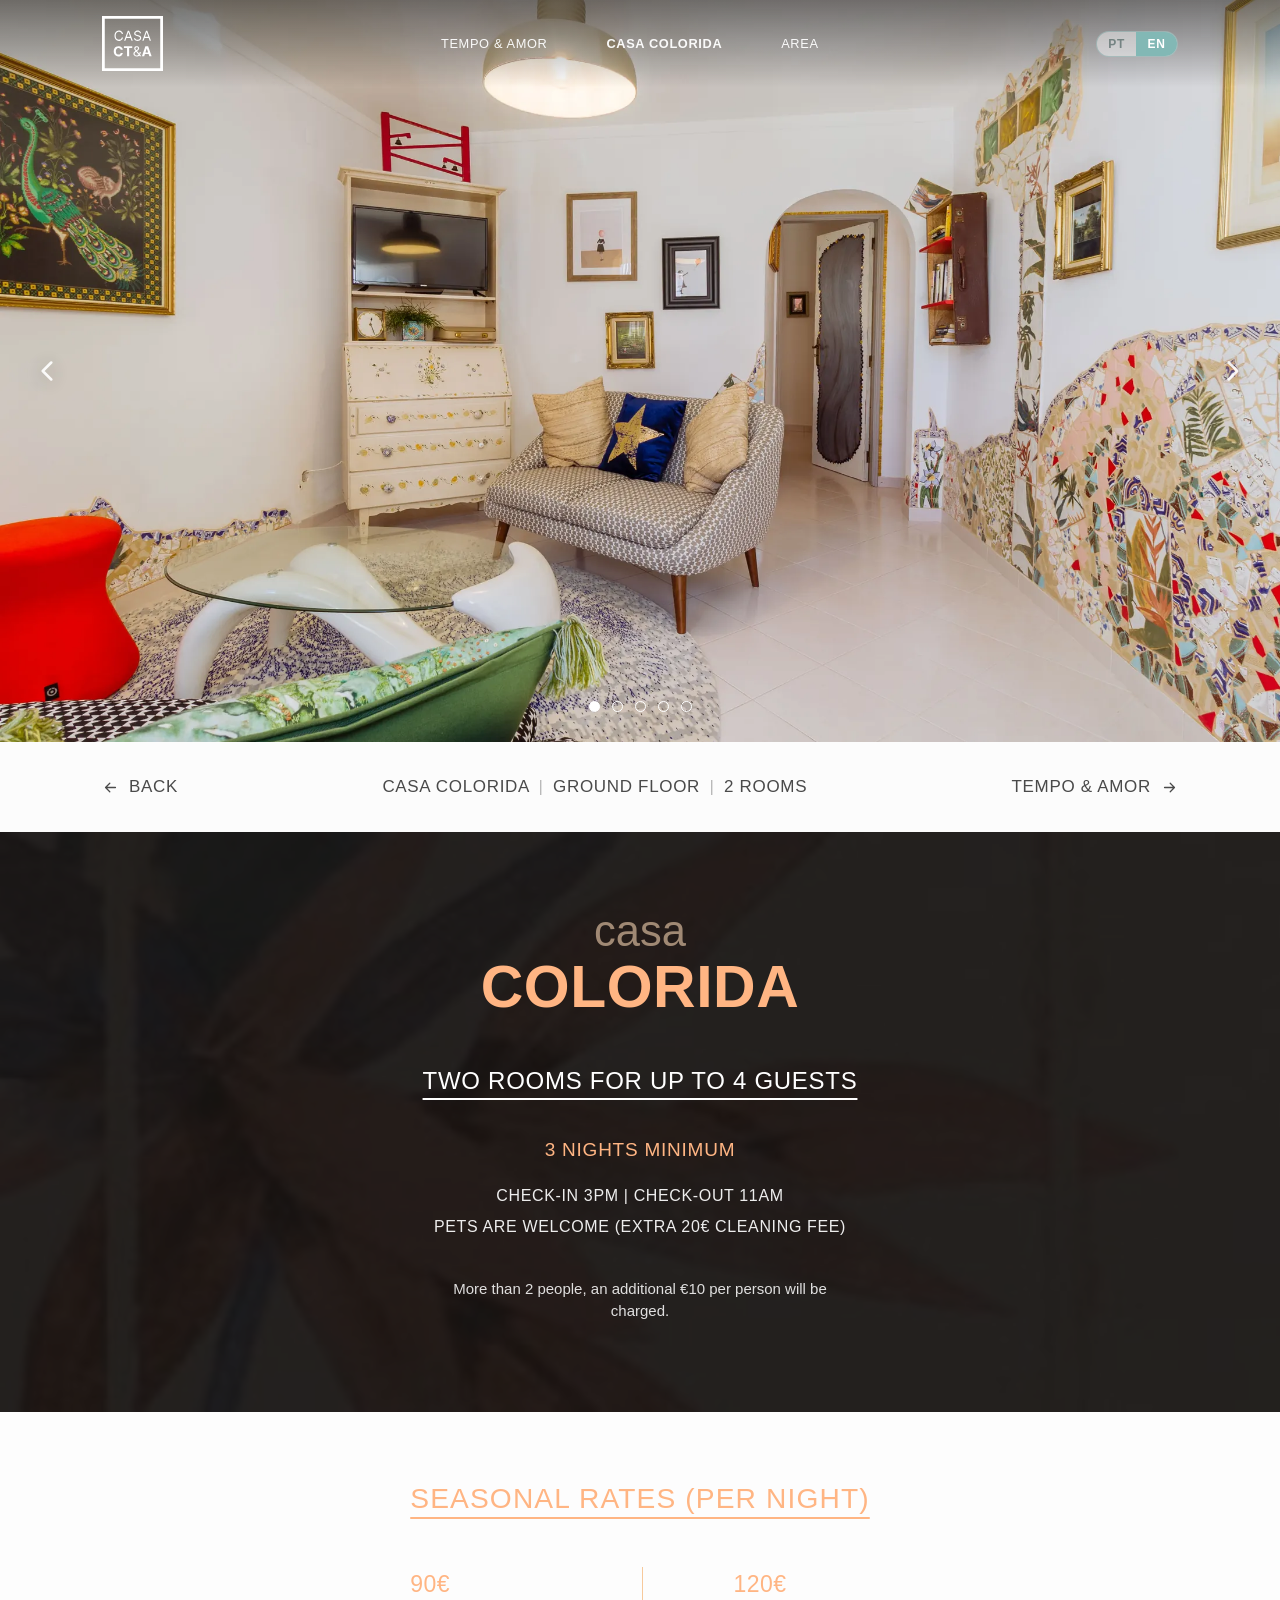
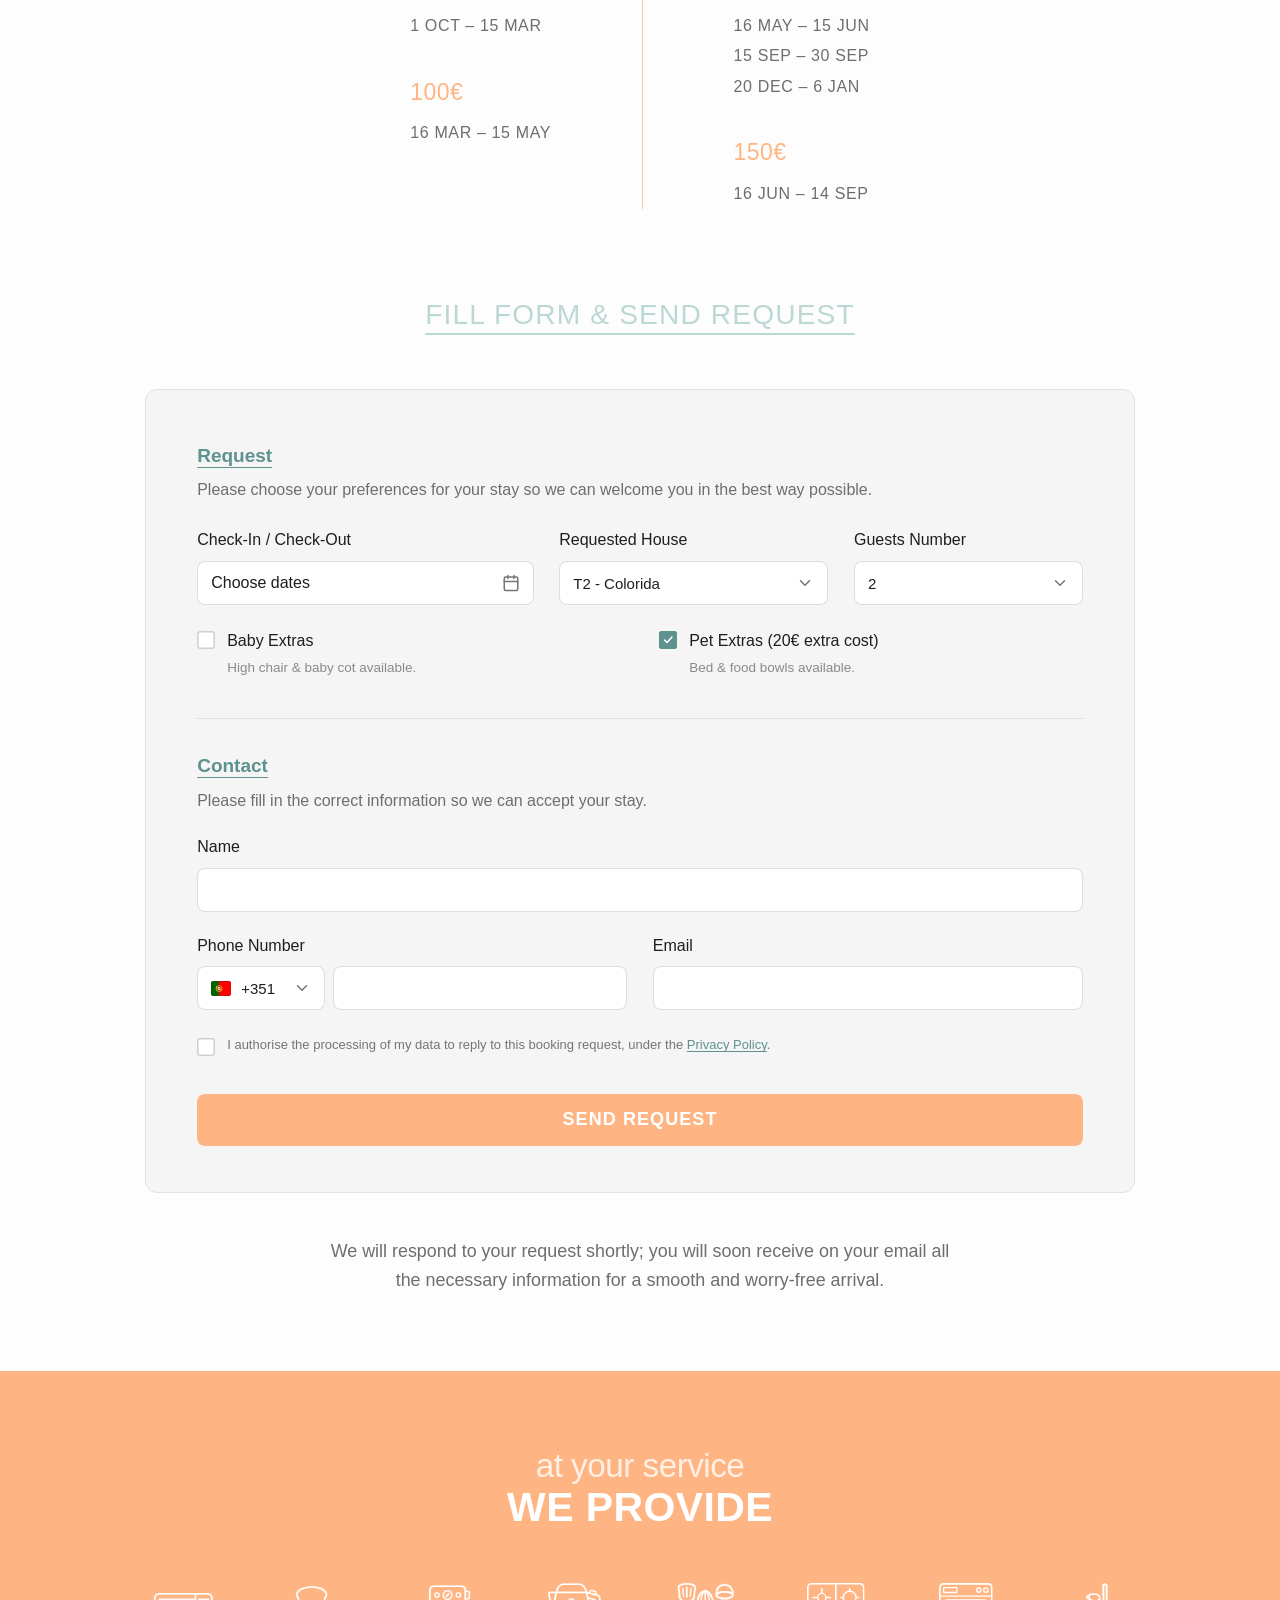
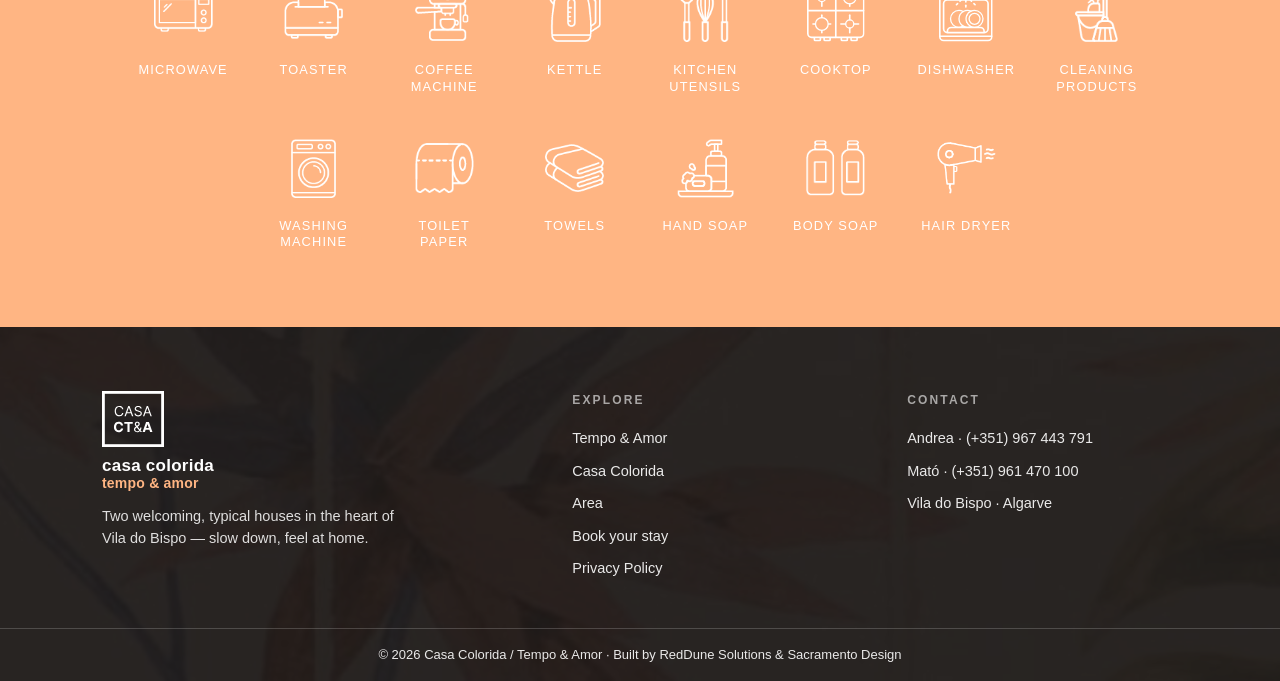
<file: casa-colorida.html>
<!DOCTYPE html>
<html lang="pt">
<head>
<meta charset="UTF-8" />
<meta name="viewport" content="width=device-width, initial-scale=1.0" />
<meta http-equiv="Content-Security-Policy" content="default-src 'self'; script-src 'self' 'unsafe-inline'; style-src 'self' 'unsafe-inline' https://fonts.googleapis.com; font-src 'self' https://fonts.gstatic.com; img-src 'self' data:; connect-src 'self' https://formsubmit.co; form-action 'self'; base-uri 'self'; object-src 'none'; frame-ancestors 'none'" />
<meta name="referrer" content="strict-origin-when-cross-origin" />
<title data-i18n="page.title.cc">Casa Colorida · Casa de férias T2 em Vila do Bispo, Algarve</title>
<script src="i18n.js?v=20260818c" defer></script>
<meta name="description" content="Casa de férias T2 no rés-do-chão, cheia de cor, com pátio e churrasqueira em Vila do Bispo, Algarve. Ideal para famílias." />
<link rel="canonical" href="https://casas-coloridas.pt/casa-colorida.html" />
<link rel="icon" type="image/svg+xml" href="assets/favicon.svg?v=3" />
<link rel="icon" type="image/png" sizes="32x32" href="assets/favicon-32.png?v=3" />
<link rel="icon" href="favicon.ico?v=3" sizes="48x48" />
<link rel="apple-touch-icon" href="assets/apple-touch-icon.png?v=3" />
<meta name="theme-color" content="#82B8B5" />
<meta property="og:type" content="website" />
<meta property="og:url" content="https://casas-coloridas.pt/casa-colorida.html" />
<meta property="og:title" content="Casa Colorida · Casa de férias T2 em Vila do Bispo, Algarve" />
<meta property="og:description" content="Casa de férias T2 com pátio e churrasqueira em Vila do Bispo, Algarve." />
<meta property="og:image" content="https://casas-coloridas.pt/assets/casas/colorida/colorida-10.jpg" />
<meta name="twitter:card" content="summary_large_image" />
<link rel="preload" as="image" href="assets/casas/colorida/colorida-07.webp" fetchpriority="high" />
<link rel="preconnect" href="https://fonts.googleapis.com" />
<link rel="preconnect" href="https://fonts.gstatic.com" crossorigin />
<link href="https://fonts.googleapis.com/css2?family=Inter:wght@300;400;500;600;700&family=Bad+Script&display=swap" rel="stylesheet" />
<link rel="stylesheet" href="styles.css?v=20260818c" />
<link rel="stylesheet" href="casa.css?v=20260818c" />
</head>
<body>

<a class="skip-link" href="#main" data-i18n="skip">Saltar para o conteúdo</a>

<!-- ===================== HEADER ===================== -->
<header class="bar">
  <div class="bar-inner">
    <a class="home" href="index.html" data-i18n-attr="aria-label:home.aria" aria-label="Casa Colorida e Tempo &amp; Amor — Início">
      <img class="mark-box" src="assets/icons/logo-ctea.svg?v=4" alt="Casa CT&amp;A" width="66" height="60" />
    </a>
    <nav aria-label="Principal">
      <a href="tempo-amor.html" data-i18n="nav.tempo">Tempo &amp; Amor</a>
      <a href="casa-colorida.html" class="is-current" aria-current="page" data-i18n="nav.colorida">Casa Colorida</a>
      <a href="index.html#local" data-i18n="nav.local">Local</a>
    </nav>
    <div class="bar-right">
      <div class="lang-switch" role="group" data-i18n-attr="aria-label:lang.aria">
        <button type="button" class="lang-opt" data-setlang="pt" aria-pressed="true">PT</button>
        <button type="button" class="lang-opt" data-setlang="en" aria-pressed="false">EN</button>
      </div>
      <button class="nav-toggle" aria-expanded="false" data-i18n-attr="aria-label:menu.open" aria-label="Abrir menu" aria-controls="mobileMenu">
        <svg viewBox="0 0 24 24" fill="none" stroke="currentColor" stroke-width="2.2" stroke-linecap="round" stroke-linejoin="round"><line x1="3" y1="6" x2="21" y2="6"/><line x1="3" y1="12" x2="21" y2="12"/><line x1="3" y1="18" x2="21" y2="18"/></svg>
      </button>
    </div>
  </div>
</header>

<div class="mobile-drawer" id="mobileMenu">
  <nav aria-label="Menu mobile">
    <a href="tempo-amor.html" data-i18n="nav.tempo">Tempo &amp; Amor</a>
    <a href="casa-colorida.html" data-i18n="nav.colorida">Casa Colorida</a>
    <a href="index.html#local" data-i18n="nav.local">Local</a>
    <a href="#pedido" data-i18n="foot.book">Reservar</a>
  </nav>
  <div class="drawer-lang">
    <span class="drawer-lang-lbl" data-i18n="lang.label">Idioma</span>
    <div class="lang-switch" role="group" data-i18n-attr="aria-label:lang.aria">
      <button type="button" class="lang-opt" data-setlang="pt">PT</button>
      <button type="button" class="lang-opt" data-setlang="en">EN</button>
    </div>
  </div>
</div>

<main id="main">

  <!-- ===================== CARROSSEL DE FOTOS ===================== -->
  <div class="casa-slider" id="slider" data-house="colorida"
       data-i18n-attr="aria-label:casa.gallery.t" aria-label="a casa por dentro"
       role="region" aria-roledescription="carrossel">
    <button type="button" class="cs-nav prev" data-i18n-attr="aria-label:lb.prev" aria-label="Anterior">
      <svg viewBox="0 0 24 24" fill="none" stroke="currentColor" stroke-width="1.8" stroke-linecap="round" stroke-linejoin="round"><path d="M15 18l-6-6 6-6"/></svg>
    </button>
    <button type="button" class="cs-nav next" data-i18n-attr="aria-label:lb.next" aria-label="Seguinte">
      <svg viewBox="0 0 24 24" fill="none" stroke="currentColor" stroke-width="1.8" stroke-linecap="round" stroke-linejoin="round"><path d="M9 18l6-6-6-6"/></svg>
    </button>
    <div class="cs-dots" role="tablist" data-i18n-attr="aria-label:casa.gallery.k" aria-label="galeria"></div>
  </div>

  <!-- ===================== BARRA DE PISO ===================== -->
  <div class="floor-bar">
    <div class="page floor-inner">
      <a class="fb-back" href="index.html#colorida">
        <svg viewBox="0 0 24 24" fill="none" stroke="currentColor" stroke-width="1.8" stroke-linecap="round" stroke-linejoin="round"><path d="M19 12H5M11 18l-6-6 6-6"/></svg>
        <span data-i18n="fb.back">Voltar</span>
      </a>
      <p class="fb-where"><span data-i18n="nav.colorida">Casa Colorida</span> <span class="sep">|</span> <span data-i18n="fb.ground">Rés-do-chão</span> <span class="sep">|</span> <span data-i18n="cc.rooms">2 quartos</span></p>
      <a class="fb-next" href="tempo-amor.html">
        <span data-i18n="fb.other">Tempo &amp; Amor</span>
        <svg viewBox="0 0 24 24" fill="none" stroke="currentColor" stroke-width="1.8" stroke-linecap="round" stroke-linejoin="round"><path d="M5 12h14M13 6l6 6-6 6"/></svg>
      </a>
    </div>
  </div>

  <!-- ===================== BANDA ESCURA — identificação ===================== -->
  <section class="casa-band">
    <div class="page">
      <p class="cb-script">casa</p>
      <h1 class="cb-name">colorida</h1>
      <p class="cb-cap" data-i18n="colorida.cap">Dois quartos para até 4 hóspedes</p>
      <p class="cb-nights" data-i18n="stay.nights">Mínimo 3 noites</p>
      <p class="cb-line" data-i18n="stay.times">Check-in 15h | Check-out 11h</p>
      <p class="cb-line" data-i18n="stay.pets">Animais bem-vindos (extra de 20€ para limpeza)</p>
      <p class="cb-note" data-i18n="stay.extra">Mais de 2 pessoas: acresce 10€ por pessoa.</p>
    </div>
  </section>

  <!-- ===================== TARIFAS POR ÉPOCA ===================== -->
  <section class="rates reveal" aria-labelledby="ratesTitle">
    <div class="rates-inner">
      <h2 class="rates-title" id="ratesTitle" data-i18n="rates.title">Tarifas por época (por noite)</h2>
    <div class="rates-cols">
      <div class="rates-col">
        <div class="rate">
          <p class="rate-price">90€</p>
          <p class="rate-when"><span data-i18n="rates.s1">1 out – 15 mar</span></p>
        </div>
        <div class="rate">
          <p class="rate-price">100€</p>
          <p class="rate-when"><span data-i18n="rates.s2">16 mar – 15 mai</span></p>
        </div>
      </div>
      <span class="rates-vline" aria-hidden="true"></span>
      <div class="rates-col">
        <div class="rate">
          <p class="rate-price">120€</p>
          <p class="rate-when">
            <span data-i18n="rates.s3a">16 mai – 15 jun</span><br />
            <span data-i18n="rates.s3b">15 set – 30 set</span><br />
            <span data-i18n="rates.s3c">20 dez – 6 jan</span>
          </p>
        </div>
        <div class="rate">
          <p class="rate-price">150€</p>
          <p class="rate-when"><span data-i18n="rates.s4">16 jun – 14 set</span></p>
        </div>
      </div>
    </div>
    </div>
  </section>

  <!-- ===================== FORMULÁRIO ===================== -->
  <section class="casa-form page" id="pedido">
    <h2 class="cf-title" data-i18n="cf.title">Preencha e envie o pedido</h2>
    <!-- novalidate: a validação é nossa (o consentimento é uma caixa escondida por
         CSS e o balão nativo do browser não a consegue mostrar — o envio ficava
         bloqueado sem nada aparecer no ecrã) -->
    <form class="cf-card" id="casaForm" novalidate>
      <span class="cf-h" data-i18n="req.title">Pedido</span>
      <p class="cf-legend" data-i18n="bk2.dates.legend">Indique as suas preferências para a estadia, para o podermos receber da melhor forma.</p>

      <div class="cf-grid">
        <div class="field-fig date-field">
          <label data-i18n="bk2.checkinout">Entrada / Saída</label>
          <button type="button" class="control" id="dateTrigger" aria-haspopup="dialog" aria-expanded="false">
            <span id="dateValue" data-i18n="dates.placeholder">Escolher datas</span>
            <svg viewBox="0 0 24 24" fill="none" stroke="currentColor" stroke-width="2" stroke-linecap="round"><rect x="3" y="4" width="18" height="18" rx="2"/><path d="M16 2v4M8 2v4M3 10h18"/></svg>
          </button>
          <div class="cal" id="calPop" role="dialog" data-i18n-attr="aria-label:dates.placeholder" aria-label="Escolher datas" hidden>
            <div class="cal-head">
              <button class="cal-nav" type="button" data-i18n-attr="aria-label:cal.prev" aria-label="Mês anterior"><svg viewBox="0 0 24 24" fill="none" stroke="currentColor" stroke-width="2" stroke-linecap="round" stroke-linejoin="round"><path d="M15 18l-6-6 6-6"/></svg></button>
              <span class="mlabel">—</span>
              <button class="cal-nav" type="button" data-i18n-attr="aria-label:cal.next" aria-label="Mês seguinte"><svg viewBox="0 0 24 24" fill="none" stroke="currentColor" stroke-width="2" stroke-linecap="round" stroke-linejoin="round"><path d="M9 18l6-6-6-6"/></svg></button>
            </div>
            <div class="cal-grid"></div>
          </div>
        </div>
        <div class="field-fig">
          <label data-i18n="bk2.house">Casa pretendida</label>
          <div class="control">
            <select id="cfHouse" data-i18n-attr="aria-label:bk2.house" aria-label="Casa pretendida">
              <option>T2 - Colorida</option><option>T1 - Tempo &amp; Amor</option>
            </select>
            <svg viewBox="0 0 24 24" fill="none" stroke="currentColor" stroke-width="2" stroke-linecap="round" stroke-linejoin="round"><path d="M6 9l6 6 6-6"/></svg>
          </div>
        </div>
        <div class="field-fig">
          <label data-i18n="bk2.guests">Nº de hóspedes</label>
          <div class="control">
            <select id="cfGuests" data-i18n-attr="aria-label:bk2.guests" aria-label="Nº de hóspedes"><option>1</option><option selected>2</option><option>3</option><option>4</option></select>
            <svg viewBox="0 0 24 24" fill="none" stroke="currentColor" stroke-width="2" stroke-linecap="round" stroke-linejoin="round"><path d="M6 9l6 6 6-6"/></svg>
          </div>
        </div>
      </div>

      <div class="cf-checks">
        <label class="check">
          <input type="checkbox" id="cfBaby" />
          <span class="box"><svg viewBox="0 0 24 24" fill="none" stroke="currentColor" stroke-width="3" stroke-linecap="round" stroke-linejoin="round"><path d="M5 12l5 5L20 6"/></svg></span>
          <span class="lbl"><b data-i18n="baby.t">Extras de bebé</b><small data-i18n="baby.s">Cadeira alta e berço disponíveis.</small></span>
        </label>
        <label class="check">
          <input type="checkbox" id="cfPet" checked />
          <span class="box"><svg viewBox="0 0 24 24" fill="none" stroke="currentColor" stroke-width="3" stroke-linecap="round" stroke-linejoin="round"><path d="M5 12l5 5L20 6"/></svg></span>
          <span class="lbl"><b data-i18n="pet.t">Extras para animais (20€ adicional)</b><small data-i18n="pet.s.short">Cama e taças disponíveis.</small></span>
        </label>
      </div>

      <div class="cf-rule"></div>

      <span class="cf-h" data-i18n="req.contact">Contacto</span>
      <p class="cf-legend" data-i18n="cf.contact.legend">Preencha corretamente os dados para podermos aceitar a sua estadia.</p>

      <div class="field-fig cf-full">
        <label for="cfName" data-i18n="req.name">Nome</label>
        <input class="inp" id="cfName" type="text" maxlength="80" autocomplete="name" />
      </div>
      <div class="cf-2">
        <div class="field-fig">
          <label for="cfPhone" data-i18n="bk2.phone">Telefone</label>
          <div class="phone-row">
            <!-- lista de indicativos preenchida pelo casa.js (ordenada pelo nome do
                 país no idioma activo); Portugal fica à cabeça por ser o país das casas -->
            <div class="control dial-control">
              <select id="cfDial" data-i18n-attr="aria-label:ph.dial" aria-label="Indicativo do país">
                <option value="+351" data-short="+351" selected>Portugal (+351)</option>
              </select>
              <svg viewBox="0 0 24 24" fill="none" stroke="currentColor" stroke-width="2" stroke-linecap="round" stroke-linejoin="round"><path d="M6 9l6 6 6-6"/></svg>
            </div>
            <input class="inp" id="cfPhone" type="tel" maxlength="24" autocomplete="tel" pattern="[0-9 +\(\)\-]{6,24}" />
          </div>
        </div>
        <div class="field-fig">
          <label for="cfEmail" data-i18n="bk2.email">Email</label>
          <input class="inp" id="cfEmail" type="email" maxlength="120" autocomplete="email" />
        </div>
      </div>

      <!-- honeypot anti-spam (FormSubmit): invisível para humanos, só robôs escrevem aqui -->
      <input type="text" name="_honey" tabindex="-1" autocomplete="off" style="position:absolute;left:-9999px;opacity:0" aria-hidden="true" />

      <!-- consentimento RGPD -->
      <label class="check" id="cf-consent-row">
        <input type="checkbox" name="consent" id="cfConsent" required />
        <span class="box"><svg viewBox="0 0 24 24" fill="none" stroke="currentColor" stroke-width="3" stroke-linecap="round" stroke-linejoin="round"><path d="M5 12l5 5L20 6"/></svg></span>
        <span class="lbl cf-consent-lbl" data-i18n-html="cf.consent">Autorizo o tratamento dos meus dados para responder a este pedido de reserva, nos termos da <a href="privacidade.html" target="_blank" rel="noopener">Política de Privacidade</a>.</span>
      </label>

      <button type="submit" class="btn-send" data-i18n="cf.send">Enviar pedido</button>
    </form>

    <!-- promessa de resposta, por baixo do formulário (Figma) -->
    <p class="cf-after" id="cf-after" data-i18n="tkt.p">Responderemos ao seu pedido em breve; receberá por email toda a informação necessária para uma chegada tranquila e sem preocupações.</p>

    <!-- ===================== BILHETE (sucesso) ===================== -->
    <div class="ticket" id="cf-success" hidden>
      <h2 data-i18n="tkt.h">Mal podemos esperar para o receber na nossa Casa Colorida, Tempo &amp; Amor</h2>
      <p data-i18n="tkt.p">Responderemos ao seu pedido em breve; receberá por email toda a informação necessária para uma chegada tranquila e sem preocupações.</p>
      <span class="sig" aria-hidden="true">Andrea Love&nbsp;_</span>
      <div class="ticket-sum">
        <div class="row"><span data-i18n="bk.sum.name">Nome</span><strong id="sum-name">—</strong></div>
        <div class="row"><span data-i18n="bk.sum.dates">Datas</span><strong id="sum-dates">—</strong></div>
        <div class="row"><span data-i18n="bk.sum.house">Casa</span><strong id="sum-house">—</strong></div>
        <div class="row"><span data-i18n="bk.sum.guests">Hóspedes</span><strong id="sum-guests">—</strong></div>
        <div class="row" id="sum-extras-row" hidden><span data-i18n="bk.sum.extras">Extras</span><strong id="sum-extras">—</strong></div>
        <div class="row"><span data-i18n="bk.sum.email">Resposta para</span><strong id="sum-email">—</strong></div>
      </div>
      <div class="home-link"><a href="index.html" data-i18n="bk.success.back">VOLTAR AO INÍCIO</a></div>
    </div>
  </section>

  <!-- ===================== BANDA PÊSSEGO — WE PROVIDE ===================== -->
  <section class="access reveal" aria-labelledby="provideTitle">
    <div class="page">
      <h2 class="access-head" id="provideTitle">
        <span class="access-l1" data-i18n="provide.l1">ao seu serviço</span>
        <span class="access-l2" data-i18n="provide.l2">disponibilizamos</span>
      </h2>
      <div class="amn-grid seven">
        <div class="amn"><img class="amn-ico" src="assets/icons/microwave.png?v=5" alt="" aria-hidden="true" /><span data-i18n="amn.microwave">Micro-ondas</span></div>
        <div class="amn"><img class="amn-ico" src="assets/icons/toaster.png?v=5" alt="" aria-hidden="true" /><span data-i18n="amn.toaster">Torradeira</span></div>
        <div class="amn"><img class="amn-ico" src="assets/icons/coffee.png?v=5" alt="" aria-hidden="true" /><span data-i18n="amn.coffee">Máquina de café</span></div>
        <div class="amn"><img class="amn-ico" src="assets/icons/kettle.png?v=5" alt="" aria-hidden="true" /><span data-i18n="amn.kettle">Chaleira</span></div>
        <div class="amn"><img class="amn-ico" src="assets/icons/kitchen-utensils.png?v=5" alt="" aria-hidden="true" /><span data-i18n="amn.utensils">Utensílios de cozinha</span></div>
        <div class="amn"><img class="amn-ico" src="assets/icons/cooktop.svg?v=5" alt="" aria-hidden="true" /><span data-i18n="amn.cooktop">Placa de fogão</span></div>
        <div class="amn"><img class="amn-ico" src="assets/icons/dishwasher.svg?v=5" alt="" aria-hidden="true" /><span data-i18n="amn.dishwasher">Máquina de lavar louça</span></div>
        <div class="amn"><img class="amn-ico" src="assets/icons/cleaning.png?v=5" alt="" aria-hidden="true" /><span data-i18n="amn.clean">Produtos de limpeza</span></div>
        <div class="amn"><img class="amn-ico" src="assets/icons/washing-machine.png?v=5" alt="" aria-hidden="true" /><span data-i18n="amn.washer">Máquina de lavar roupa</span></div>
        <div class="amn"><img class="amn-ico" src="assets/icons/toilet-paper.png?v=5" alt="" aria-hidden="true" /><span data-i18n="amn.wc">Papel higiénico</span></div>
        <div class="amn"><img class="amn-ico" src="assets/icons/towels.png?v=5" alt="" aria-hidden="true" /><span data-i18n="amn.towels">Toalhas</span></div>
        <div class="amn"><img class="amn-ico" src="assets/icons/hand-soap.png?v=5" alt="" aria-hidden="true" /><span data-i18n="amn.handsoap">Sabonete</span></div>
        <div class="amn"><img class="amn-ico" src="assets/icons/body-soap.png?v=5" alt="" aria-hidden="true" /><span data-i18n="amn.bodysoap">Gel de banho</span></div>
        <div class="amn"><img class="amn-ico" src="assets/icons/hair-dryer.png?v=5" alt="" aria-hidden="true" /><span data-i18n="amn.hair">Secador de cabelo</span></div>
      </div>
    </div>
  </section>
</main>

<!-- ===================== RODAPÉ ===================== -->
<footer class="foot-site">
  <div class="fs-grid">
    <div class="fs-brand">
      <img class="fs-logo" src="assets/icons/logo-ctea.svg?v=4" alt="Casa CT&amp;A" width="66" height="60" />
      <div class="fs-name"><span class="l1">casa colorida</span><span class="l2">tempo &amp; amor</span></div>
      <p class="fs-tag" data-i18n="foot.tag">Duas casas acolhedoras e típicas no coração de Vila do Bispo — abrande, sinta-se em casa.</p>
    </div>
    <nav class="fs-col" data-i18n-attr="aria-label:foot.nav" aria-label="Explorar">
      <span class="fs-h" data-i18n="foot.nav">Explorar</span>
      <a href="tempo-amor.html" data-i18n="nav.tempo">Tempo &amp; Amor</a>
      <a href="casa-colorida.html" data-i18n="nav.colorida">Casa Colorida</a>
      <a href="index.html#local" data-i18n="nav.local">Local</a>
      <a href="#pedido" data-i18n="foot.book">Reservar</a>
      <a href="privacidade.html" data-i18n="foot.privacidade">Política de Privacidade</a>
    </nav>
    <div class="fs-col">
      <span class="fs-h" data-i18n="foot.contact">Contactos</span>
      <a href="tel:+351967443791">Andrea · (+351) 967 443 791</a>
      <a href="tel:+351961470100">Mató · (+351) 961 470 100</a>
      <span>Vila do Bispo · Algarve</span>
    </div>
  </div>
  <div class="fs-btm">
    <div class="fs-btm-inner">
      <span>© 2026 Casa Colorida / Tempo &amp; Amor · <span data-i18n="foot.powered">Desenvolvido por</span> <a href="https://reddunesolutions.pt" target="_blank" rel="noopener noreferrer" class="reddune-link">RedDune Solutions</a> &amp; Sacramento Design</span>
    </div>
  </div>
</footer>

<script src="casa.js?v=20260818c" defer></script>
<script src="site.js?v=20260818c" defer></script>

<script type="application/ld+json">
{
  "@context": "https://schema.org",
  "@type": "Accommodation",
  "@id": "https://casas-coloridas.pt/casa-colorida.html#accommodation",
  "name": "Casa Colorida",
  "description": "Casa de férias T2 no rés-do-chão, com pátio e churrasqueira, em Vila do Bispo, Algarve.",
  "url": "https://casas-coloridas.pt/casa-colorida.html",
  "image": "https://casas-coloridas.pt/assets/casas/colorida/colorida-10.jpg",
  "occupancy": { "@type": "QuantitativeValue", "maxValue": 4 },
  "numberOfBedrooms": 2,
  "petsAllowed": true,
  "checkinTime": "15:00",
  "checkoutTime": "11:00",
  "address": { "@type": "PostalAddress", "addressLocality": "Vila do Bispo", "addressRegion": "Algarve", "addressCountry": "PT" },
  "containedInPlace": { "@id": "https://casas-coloridas.pt/#lodging" }
}
</script>

</body>
</html>
</file>
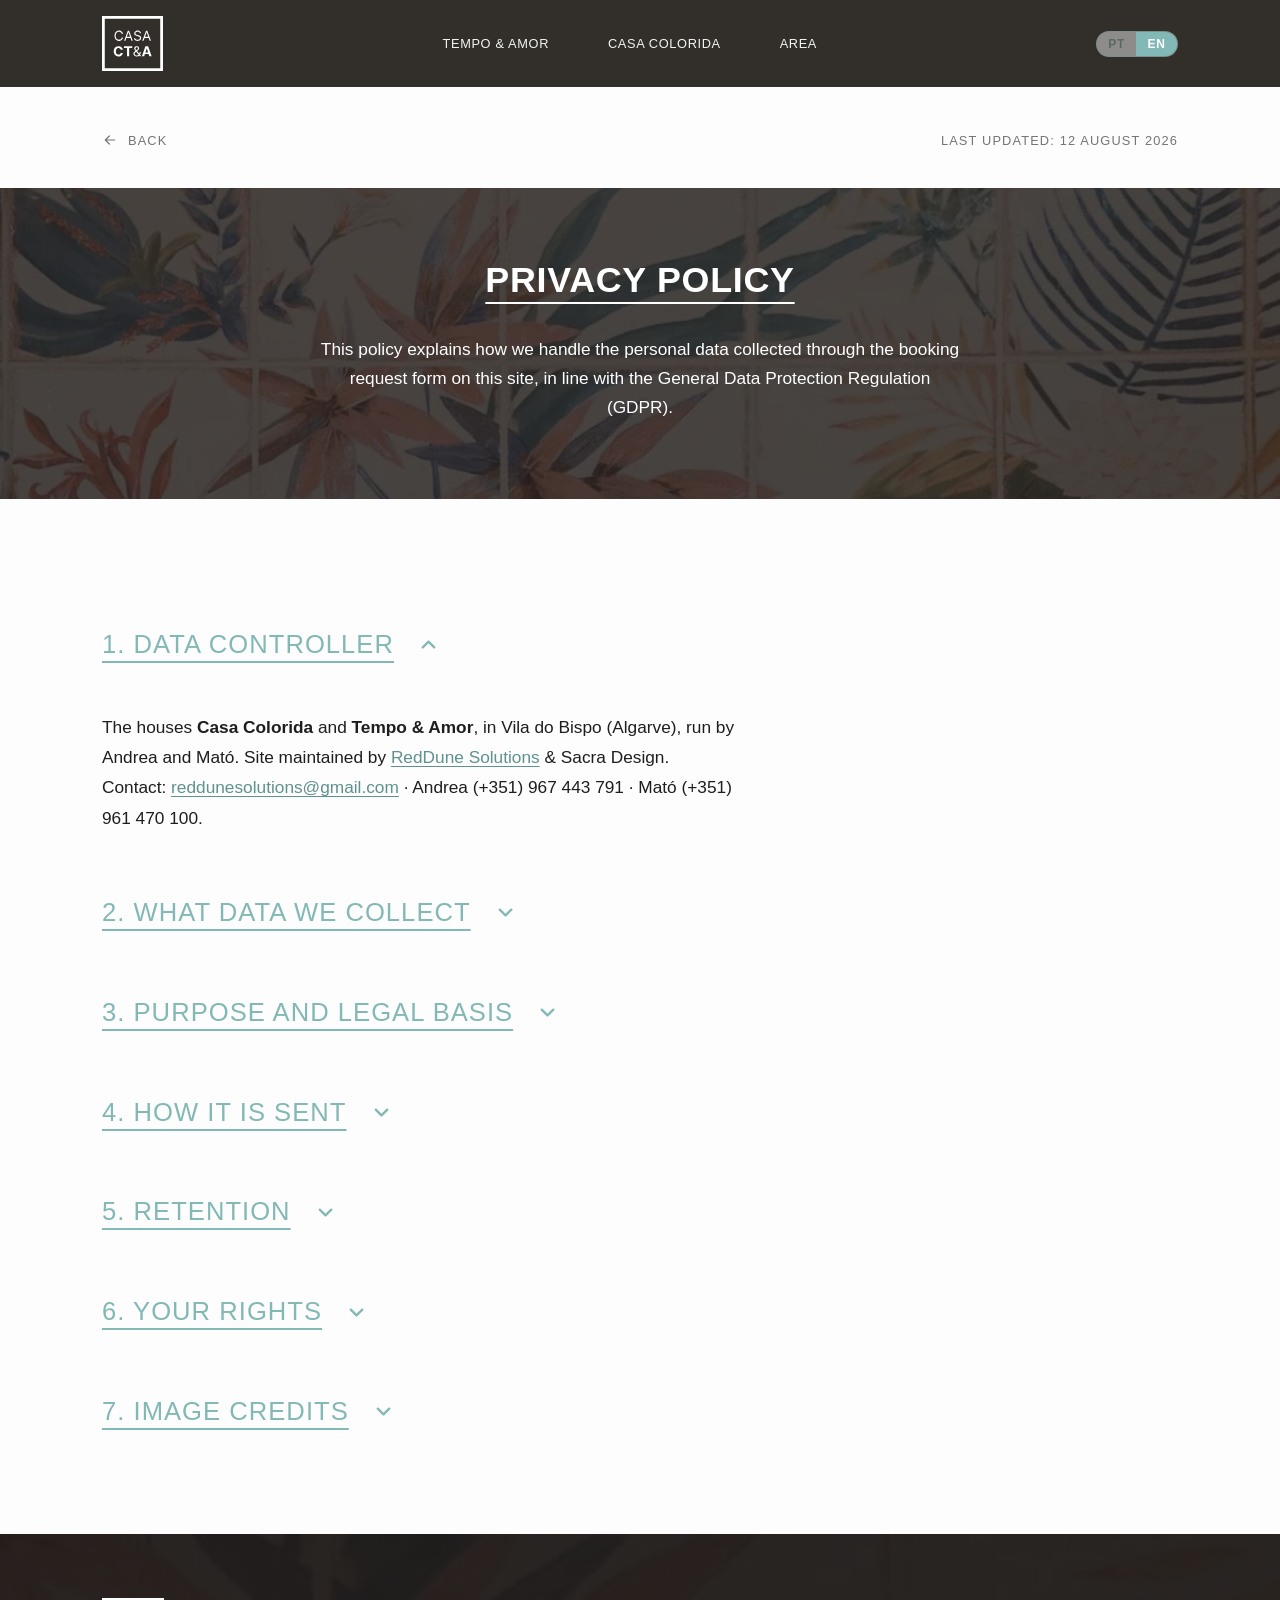
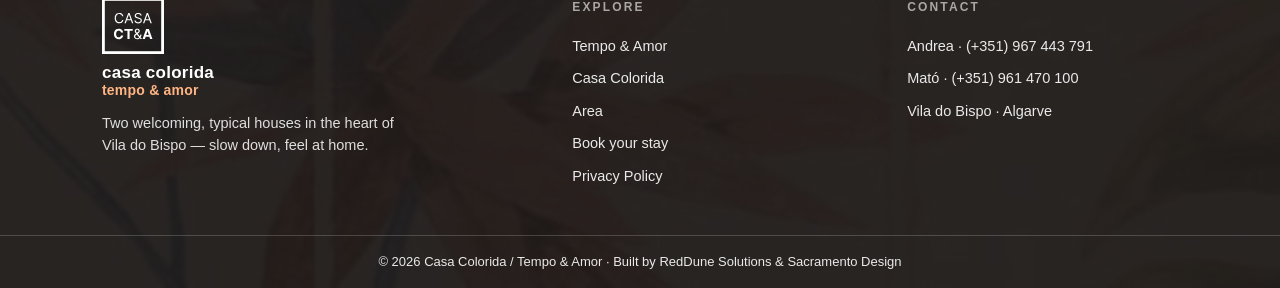
<file: privacidade.html>
<!DOCTYPE html>
<html lang="pt">
<head>
<meta charset="UTF-8" />
<meta name="viewport" content="width=device-width, initial-scale=1.0" />
<meta http-equiv="Content-Security-Policy" content="default-src 'self'; script-src 'self' 'unsafe-inline'; style-src 'self' 'unsafe-inline' https://fonts.googleapis.com; font-src 'self' https://fonts.gstatic.com; img-src 'self' data:; connect-src 'self'; form-action 'self'; base-uri 'self'; object-src 'none'; frame-ancestors 'none'" />
<meta name="referrer" content="strict-origin-when-cross-origin" />
<meta name="robots" content="noindex" />
<title data-i18n="page.title.priv">Política de Privacidade · Casa Colorida · Tempo &amp; Amor</title>
<script src="i18n.js?v=20260818c" defer></script>
<meta name="description" content="Como tratamos os dados pessoais do formulário de pedido de reserva." />
<link rel="canonical" href="https://casas-coloridas.pt/privacidade.html" />
<link rel="icon" type="image/svg+xml" href="assets/favicon.svg?v=3" />
<link rel="icon" type="image/png" sizes="32x32" href="assets/favicon-32.png?v=3" />
<link rel="icon" href="favicon.ico?v=3" sizes="48x48" />
<link rel="apple-touch-icon" href="assets/apple-touch-icon.png?v=3" />
<meta name="theme-color" content="#82B8B5" />
<link rel="preconnect" href="https://fonts.googleapis.com" />
<link rel="preconnect" href="https://fonts.gstatic.com" crossorigin />
<link href="https://fonts.googleapis.com/css2?family=Inter:wght@300;400;500;600;700&family=Bad+Script&display=swap" rel="stylesheet" />
<link rel="stylesheet" href="styles.css?v=20260818c" />
<style>
/* HEADER fixo, igual ao das páginas das casas; sem hero atrás, por isso o fundo
   fica sempre no estado "scrolled" para o texto branco ler bem */
body { padding-top: var(--bar-h); }
.bar {
  position: fixed; top: 0; left: 0; right: 0; z-index: 60;
  background: rgba(38,34,30,.94); backdrop-filter: blur(12px); -webkit-backdrop-filter: blur(12px);
  color: #fff;
}
.bar-inner {
  position: relative; max-width: 1196px; margin-inline: auto; padding: 0 clamp(20px,5vw,60px);
  height: var(--bar-h); display: flex; align-items: center; justify-content: space-between; gap: 18px;
}
.bar .home { display: inline-flex; align-items: center; }
.mark-box { width: clamp(56px,4.8vw,66px); height: auto; display: block; }
.bar nav { display: flex; gap: clamp(20px,4.6vw,88px); }
.bar nav a {
  color: #fff; font-size: clamp(11.5px,1vw,14px); font-weight: 400; letter-spacing: .05em;
  text-transform: uppercase; opacity: .95; transition: opacity .2s;
}
.bar nav a:hover { opacity: 1; text-decoration: underline; text-underline-offset: 6px; }
.bar nav a.is-current { font-weight: 700; }

/* a .page vive no index.html e no casa.css; esta página não carrega nenhum dos
   dois, por isso precisa da sua cópia — sem ela a linha de topo e a banda
   ficavam coladas às bordas do ecrã */
.page { max-width: 1196px; margin-inline: auto; padding-inline: clamp(32px, 8vw, 60px); }
@media (max-width: 700px) { .page { padding-inline: clamp(24px, 7vw, 48px); } }

/* Linha de topo: voltar à esquerda, data da última revisão à direita */
.legal-top {
  display: flex; align-items: center; justify-content: space-between; gap: 16px;
  padding-top: clamp(26px,3.4vw,44px); padding-bottom: clamp(22px,3vw,38px);
  font-size: clamp(11px,1vw,13px); letter-spacing: .09em; text-transform: uppercase;
}
.lt-back { display: inline-flex; align-items: center; gap: 10px; color: var(--slate); transition: color .2s; }
.lt-back svg { width: 16px; height: 16px; transition: transform .25s ease; }
.lt-back:hover { color: var(--sage-deep); }
.lt-back:hover svg, .lt-back:focus-visible svg { transform: translateX(-4px); }
.lt-updated { color: var(--slate); }
@media (prefers-reduced-motion: reduce) { .lt-back svg { transition: none; } }

/* Banda dos azulejos com o título e a introdução por cima (Figma).
   O scrim é forte de propósito: o azulejo é quase branco e sem ele o texto
   branco não chega perto do contraste mínimo. */
.legal-band {
  position: relative; isolation: isolate; overflow: hidden;
  padding: clamp(44px,5.6vw,80px) 0 clamp(48px,6vw,86px); text-align: center;
}
.legal-band::before {
  content: ""; position: absolute; inset: 0; z-index: -2;
  background: url("assets/fig/photo-c.webp") center / cover no-repeat;
}
.legal-band::after {
  content: ""; position: absolute; inset: 0; z-index: -1;
  background: rgba(38,34,30,.82);
}
.legal-band h1 {
  display: inline-block;
  font-size: clamp(24px,2.8vw,40px); font-weight: 700; letter-spacing: .02em;
  color: #fff; text-transform: uppercase; line-height: 1.15;
  text-decoration: underline; text-underline-offset: 10px; text-decoration-thickness: 2px;
}
.legal-band p {
  margin: clamp(20px,2.6vw,36px) auto 0; max-width: 640px;
  font-size: clamp(15px,1.35vw,19px); font-weight: 400; line-height: 1.7; color: #fff;
}

/* Corpo legal com a estrutura do Figma: títulos numerados em sage sublinhado
   (o mesmo tipo das FAQ da home), texto corrido grande e alinhado à esquerda,
   tudo encostado à goteira da página em vez de centrado. */
.legal {
  max-width: 1196px; margin: 0 auto;
  padding: clamp(48px,9.8vw,141px) clamp(32px,8vw,60px) clamp(56px,8vw,116px);
}
.legal > * { max-width: 720px; }
/* secções colapsáveis, iguais às FAQ da home (o número vem já nas strings do
   i18n, por isso aqui NÃO se usa contador CSS — duplicaria) */
.legal .acc-list { display: flex; flex-direction: column; gap: clamp(38px,4.7vw,68px); }
.legal .acc { border: 0; background: none; box-shadow: none; }
.legal .acc summary {
  list-style: none; cursor: pointer; padding: 0;
  display: flex; align-items: center; justify-content: flex-start; gap: clamp(14px,1.8vw,26px);
  font-size: clamp(19px,2vw,29px); font-weight: 400; letter-spacing: .04em;
  text-transform: uppercase; color: var(--sage);
}
.legal .acc summary::-webkit-details-marker { display: none; }
.legal .acc summary > span {
  text-decoration: underline; text-underline-offset: 8px; text-decoration-thickness: 2px;
}
.legal .acc summary .chev {
  width: clamp(20px,1.8vw,26px); height: clamp(20px,1.8vw,26px);
  color: var(--sage); transition: transform .25s; flex: none;
}
.legal .acc[open] summary .chev { transform: rotate(180deg); }
.legal .acc .ans { margin-top: clamp(26px,3.7vw,53px); }
.legal p, .legal li {
  margin-top: clamp(16px,1.8vw,26px); max-width: 640px;
  font-size: clamp(16px,1.35vw,20px); font-weight: 400; line-height: 1.75; color: var(--ink);
}
.legal .ans > :first-child { margin-top: 0; }
.legal ul { list-style: disc; padding-left: 22px; max-width: 640px; }
.legal li { margin-top: clamp(8px,1vw,14px); }
.legal a { color: var(--sage-deep); text-decoration: underline; text-underline-offset: 3px; }

</style>
</head>
<body>

<a class="skip-link" href="#main" data-i18n="skip">Saltar para o conteúdo</a>

<header class="bar">
  <div class="bar-inner">
    <a class="home" href="index.html" data-i18n-attr="aria-label:home.aria" aria-label="Casa Colorida e Tempo &amp; Amor — Início">
      <img class="mark-box" src="assets/icons/logo-ctea.svg?v=2" alt="Casa CT&amp;A" width="66" height="60" />
    </a>
    <nav aria-label="Principal">
      <a href="tempo-amor.html" data-i18n="nav.tempo">Tempo &amp; Amor</a>
      <a href="casa-colorida.html" data-i18n="nav.colorida">Casa Colorida</a>
      <a href="index.html#local" data-i18n="nav.local">Local</a>
    </nav>
    <div class="bar-right">
      <div class="lang-switch" role="group" data-i18n-attr="aria-label:lang.aria">
        <button type="button" class="lang-opt" data-setlang="pt" aria-pressed="true">PT</button>
        <button type="button" class="lang-opt" data-setlang="en" aria-pressed="false">EN</button>
      </div>
      <button class="nav-toggle" aria-expanded="false" data-i18n-attr="aria-label:menu.open" aria-label="Abrir menu" aria-controls="mobileMenu">
        <svg viewBox="0 0 24 24" fill="none" stroke="currentColor" stroke-width="2.2" stroke-linecap="round" stroke-linejoin="round"><line x1="3" y1="6" x2="21" y2="6"/><line x1="3" y1="12" x2="21" y2="12"/><line x1="3" y1="18" x2="21" y2="18"/></svg>
      </button>
    </div>
  </div>
</header>

<div class="mobile-drawer" id="mobileMenu">
  <nav aria-label="Menu mobile">
    <a href="tempo-amor.html" data-i18n="nav.tempo">Tempo &amp; Amor</a>
    <a href="casa-colorida.html" data-i18n="nav.colorida">Casa Colorida</a>
    <a href="index.html#local" data-i18n="nav.local">Local</a>
    <a href="index.html#tempo" data-i18n="foot.book">Reservar</a>
  </nav>
  <div class="drawer-lang">
    <span class="drawer-lang-lbl" data-i18n="lang.label">Idioma</span>
    <div class="lang-switch" role="group" data-i18n-attr="aria-label:lang.aria">
      <button type="button" class="lang-opt" data-setlang="pt">PT</button>
      <button type="button" class="lang-opt" data-setlang="en">EN</button>
    </div>
  </div>
</div>

<main id="main">

  <!-- linha de topo: voltar à esquerda, data à direita (Figma) -->
  <div class="page legal-top">
    <a class="lt-back" href="index.html#tempo">
      <svg viewBox="0 0 24 24" fill="none" stroke="currentColor" stroke-width="1.8" stroke-linecap="round" stroke-linejoin="round" aria-hidden="true"><path d="M19 12H5M11 18l-6-6 6-6"/></svg>
      <span data-i18n="priv.back.short">Voltar</span>
    </a>
    <span class="lt-updated" data-i18n="priv.updated">Última atualização: 12 de agosto de 2026</span>
  </div>

  <!-- banda com os azulejos: título e introdução por cima (Figma) -->
  <section class="legal-band">
    <div class="page">
      <h1 data-i18n="priv.h1">política de privacidade</h1>
      <p data-i18n="priv.intro">Esta política explica como tratamos os dados pessoais recolhidos através do formulário de pedido de reserva deste site, em conformidade com o Regulamento Geral sobre a Proteção de Dados (RGPD).</p>
    </div>
  </section>

  <div class="legal">
  <div class="acc-list">
    <details class="acc" open>
      <summary><span data-i18n="priv.h2.1">1. Responsável pelo tratamento</span><svg class="chev" viewBox="0 0 24 24" fill="none" stroke="currentColor" stroke-width="2.4" stroke-linecap="round" stroke-linejoin="round"><path d="M6 9l6 6 6-6"/></svg></summary>
      <div class="ans">
    <p data-i18n-html="priv.p.1">As casas <strong>Casa Colorida</strong> e <strong>Tempo &amp; Amor</strong>, em Vila do Bispo (Algarve), geridas por Andrea e Mató. Site mantido por <a href="https://reddunesolutions.pt" target="_blank" rel="noopener noreferrer" class="reddune-link">RedDune Solutions</a> &amp; Sacramento Design.<br>
    Contacto: <a href="mailto:reddunesolutions@gmail.com">reddunesolutions@gmail.com</a> · Andrea (+351) 967 443 791 · Mató (+351) 961 470 100.</p>
      </div>
    </details>
    <details class="acc">
      <summary><span data-i18n="priv.h2.2">2. Que dados recolhemos</span><svg class="chev" viewBox="0 0 24 24" fill="none" stroke="currentColor" stroke-width="2.4" stroke-linecap="round" stroke-linejoin="round"><path d="M6 9l6 6 6-6"/></svg></summary>
      <div class="ans">
    <ul>
    <li data-i18n="priv.li.1">Nome completo, email e telefone (obrigatórios para podermos responder);</li>
    <li data-i18n="priv.li.2">NIF (opcional);</li>
    <li data-i18n="priv.li.3">Detalhes do pedido: datas, número de hóspedes, casa pretendida, extras (bebé/animal) e como soube de nós.</li>
    </ul>
      </div>
    </details>
    <details class="acc">
      <summary><span data-i18n="priv.h2.3">3. Finalidade e base legal</span><svg class="chev" viewBox="0 0 24 24" fill="none" stroke="currentColor" stroke-width="2.4" stroke-linecap="round" stroke-linejoin="round"><path d="M6 9l6 6 6-6"/></svg></summary>
      <div class="ans">
    <p data-i18n-html="priv.p.3">Os dados são usados <strong>exclusivamente</strong> para responder ao seu pedido de reserva e verificar disponibilidade. A base legal é o seu <strong>consentimento</strong> e as <strong>diligências pré-contratuais</strong> a seu pedido. Não fazemos marketing nem partilha com terceiros para esse fim.</p>
      </div>
    </details>
    <details class="acc">
      <summary><span data-i18n="priv.h2.4">4. Como são enviados</span><svg class="chev" viewBox="0 0 24 24" fill="none" stroke="currentColor" stroke-width="2.4" stroke-linecap="round" stroke-linejoin="round"><path d="M6 9l6 6 6-6"/></svg></summary>
      <div class="ans">
    <p data-i18n-html="priv.p.4">O formulário é processado pelo serviço <a href="https://formsubmit.co" target="_blank" rel="noopener noreferrer">FormSubmit</a>, que reencaminha a submissão por email para os responsáveis. A ligação é cifrada (HTTPS). Contra spam usamos um campo-armadilha invisível e um limite de envios, sem recolher dados adicionais sobre si. As páginas usam ainda tipos de letra do <a href="https://policies.google.com/privacy" target="_blank" rel="noopener noreferrer">Google Fonts</a> — ao carregar o site, o navegador contacta servidores da Google, que recebem o endereço IP.</p>
      </div>
    </details>
    <details class="acc">
      <summary><span data-i18n="priv.h2.5">5. Conservação</span><svg class="chev" viewBox="0 0 24 24" fill="none" stroke="currentColor" stroke-width="2.4" stroke-linecap="round" stroke-linejoin="round"><path d="M6 9l6 6 6-6"/></svg></summary>
      <div class="ans">
    <p data-i18n="priv.p.5">Guardamos os dados apenas o tempo necessário para tratar o pedido e a eventual estadia. Pode pedir a eliminação a qualquer momento.</p>
      </div>
    </details>
    <details class="acc">
      <summary><span data-i18n="priv.h2.6">6. Os seus direitos</span><svg class="chev" viewBox="0 0 24 24" fill="none" stroke="currentColor" stroke-width="2.4" stroke-linecap="round" stroke-linejoin="round"><path d="M6 9l6 6 6-6"/></svg></summary>
      <div class="ans">
    <p data-i18n-html="priv.p.6">Tem direito de aceder, retificar, eliminar, limitar ou opor-se ao tratamento dos seus dados, e de retirar o consentimento. Para exercer, contacte-nos pelos meios acima. Tem ainda o direito de apresentar reclamação à <a href="https://www.cnpd.pt" target="_blank" rel="noopener noreferrer">CNPD</a>.</p>
      </div>
    </details>
    <details class="acc">
      <summary><span data-i18n="priv.h2.7">7. Créditos de imagens</span><svg class="chev" viewBox="0 0 24 24" fill="none" stroke="currentColor" stroke-width="2.4" stroke-linecap="round" stroke-linejoin="round"><path d="M6 9l6 6 6-6"/></svg></summary>
      <div class="ans">
    <p data-i18n-html="priv.p.7">As fotografias dos lugares de Vila do Bispo usadas na página inicial provêm do <a href="https://commons.wikimedia.org" target="_blank" rel="noopener noreferrer">Wikimedia Commons</a>: Cabo de São Vicente — Ana Rey (CC BY-SA 2.0); Farol de São Vicente — Auvideo (CC BY-SA 4.0); Fortaleza de Sagres — Monika Hoerath (CC BY-SA 4.0); Praia do Castelejo e Praia da Cordoama — manjerix (CC BY-SA 2.0); Igreja de Vila do Bispo — Elingunnur (CC BY 3.0).</p>
      </div>
    </details>
  </div>
  </div>
</main>

<footer class="foot-site">
  <div class="fs-grid">
    <div class="fs-brand">
      <img class="fs-logo" src="assets/icons/logo-ctea.svg?v=2" alt="Casa CT&amp;A" width="66" height="60" />
      <div class="fs-name"><span class="l1">casa colorida</span><span class="l2">tempo &amp; amor</span></div>
      <p class="fs-tag" data-i18n="foot.tag">Duas casas acolhedoras e típicas no coração de Vila do Bispo — abrande, sinta-se em casa.</p>
    </div>
    <nav class="fs-col" data-i18n-attr="aria-label:foot.nav" aria-label="Explorar">
      <span class="fs-h" data-i18n="foot.nav">Explorar</span>
      <a href="tempo-amor.html" data-i18n="nav.tempo">Tempo &amp; Amor</a>
      <a href="casa-colorida.html" data-i18n="nav.colorida">Casa Colorida</a>
      <a href="index.html#local" data-i18n="nav.local">Local</a>
      <a href="index.html#tempo" data-i18n="foot.book">Reservar</a>
      <a href="privacidade.html" data-i18n="foot.privacidade">Política de Privacidade</a>
    </nav>
    <div class="fs-col">
      <span class="fs-h" data-i18n="foot.contact">Contactos</span>
      <a href="tel:+351967443791">Andrea · (+351) 967 443 791</a>
      <a href="tel:+351961470100">Mató · (+351) 961 470 100</a>
      <span>Vila do Bispo · Algarve</span>
    </div>
  </div>
  <div class="fs-btm">
    <div class="fs-btm-inner">
      <span>© 2026 Casa Colorida / Tempo &amp; Amor · <span data-i18n="foot.powered">Desenvolvido por</span> <a href="https://reddunesolutions.pt" target="_blank" rel="noopener noreferrer" class="reddune-link">RedDune Solutions</a> &amp; Sacramento Design</span>
    </div>
  </div>
</footer>

<script src="site.js?v=20260818c" defer></script>
</body>
</html>
</file>
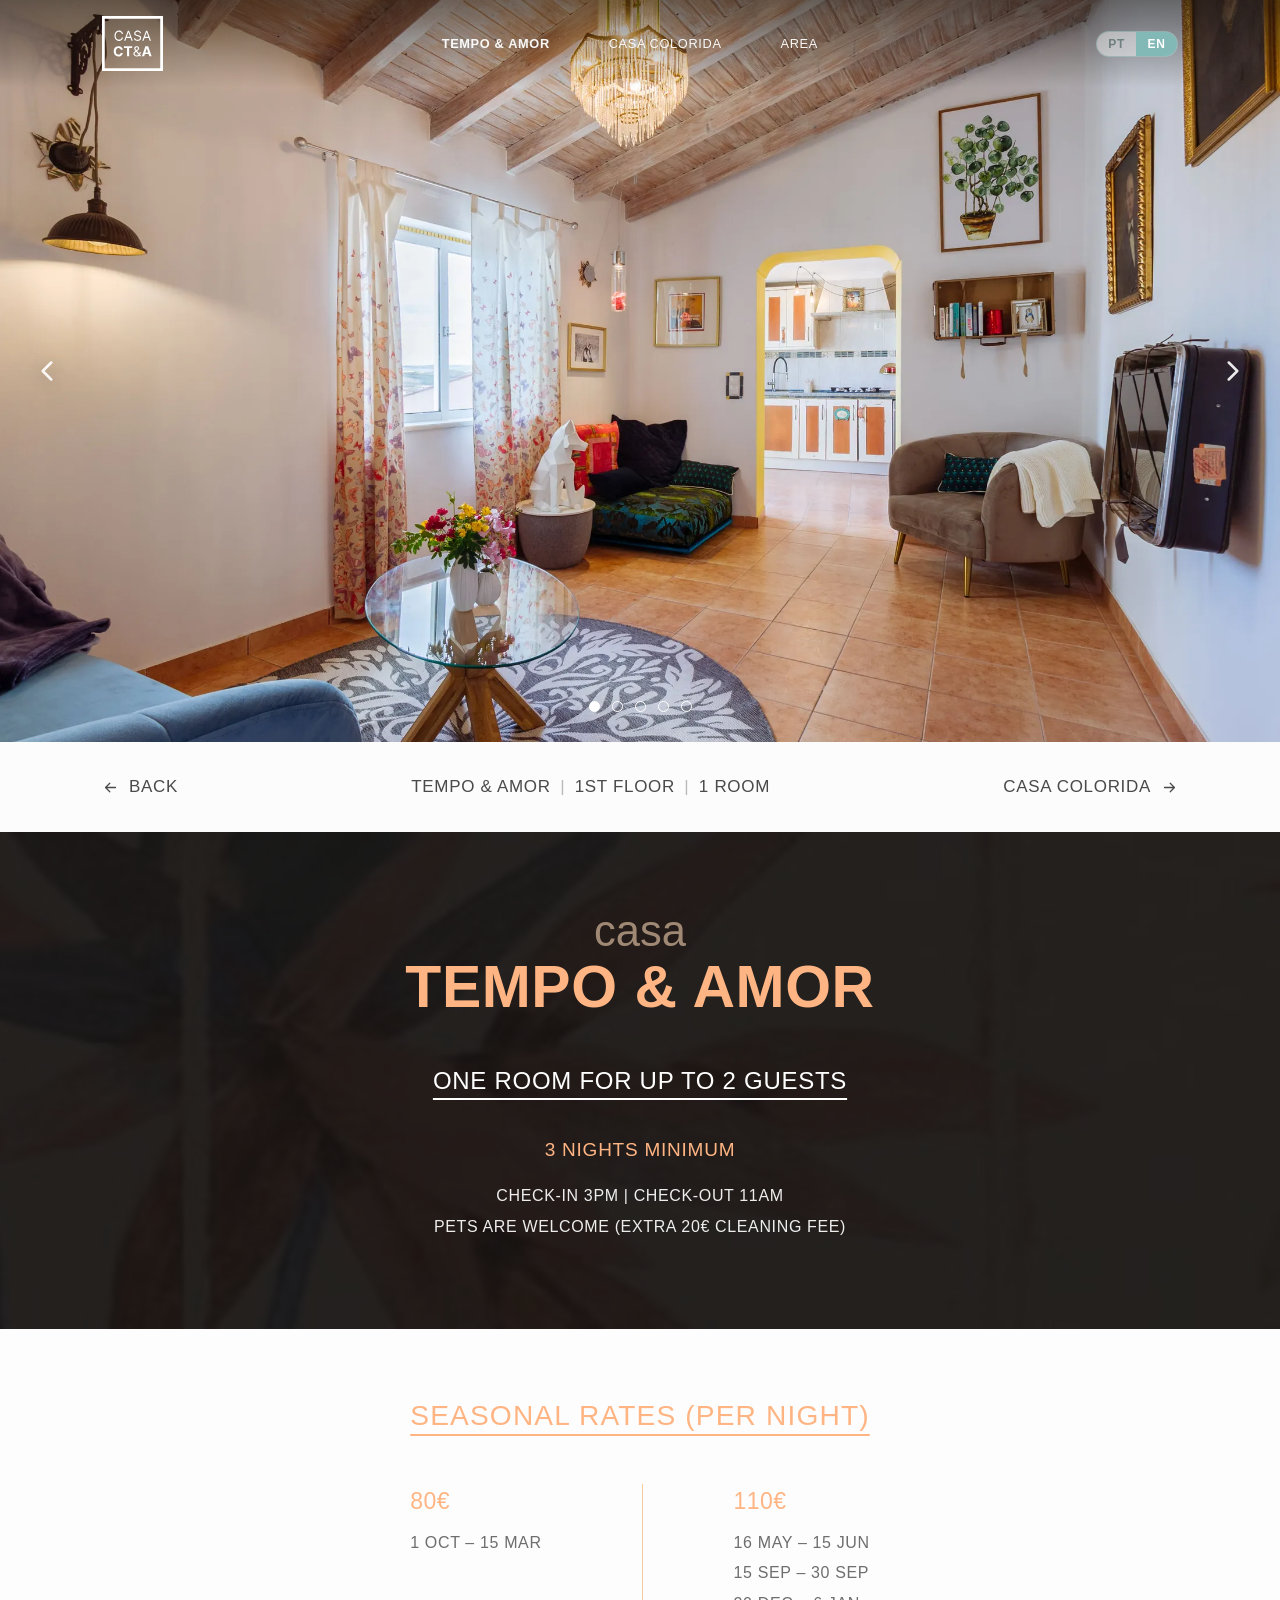
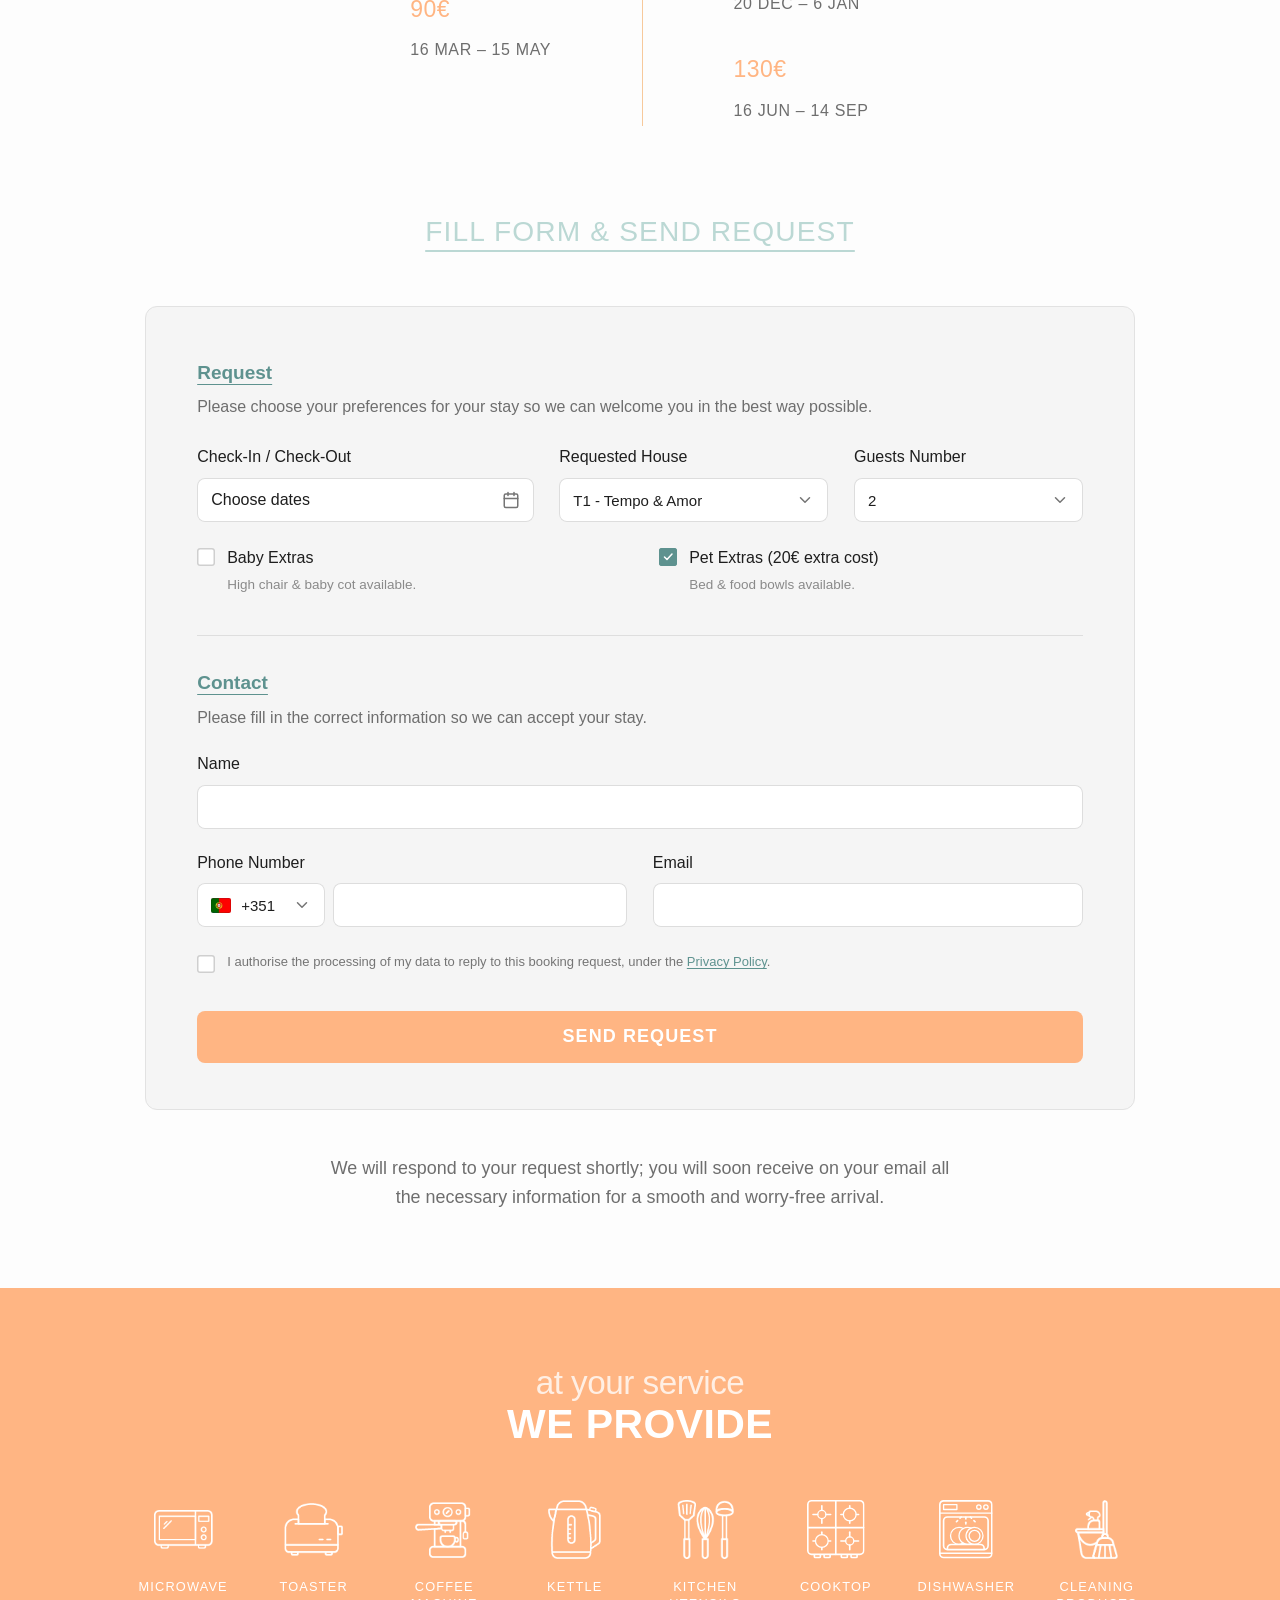
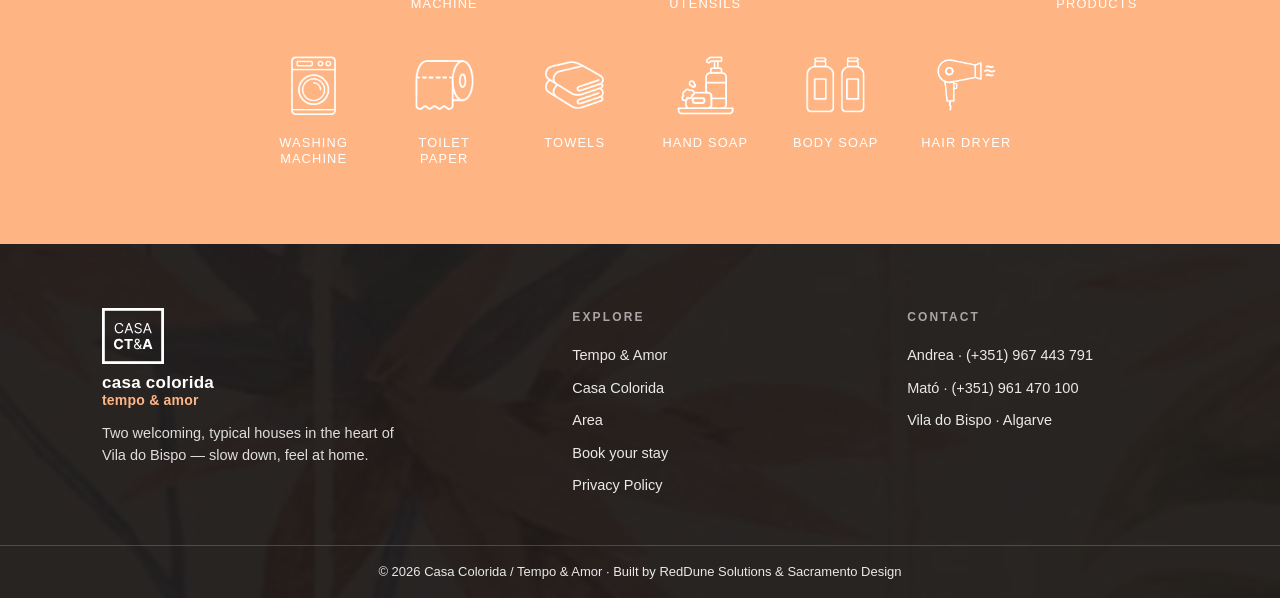
<file: tempo-amor.html>
<!DOCTYPE html>
<html lang="pt">
<head>
<meta charset="UTF-8" />
<meta name="viewport" content="width=device-width, initial-scale=1.0" />
<meta http-equiv="Content-Security-Policy" content="default-src 'self'; script-src 'self' 'unsafe-inline'; style-src 'self' 'unsafe-inline' https://fonts.googleapis.com; font-src 'self' https://fonts.gstatic.com; img-src 'self' data:; connect-src 'self' https://formsubmit.co; form-action 'self'; base-uri 'self'; object-src 'none'; frame-ancestors 'none'" />
<meta name="referrer" content="strict-origin-when-cross-origin" />
<title data-i18n="page.title.ta">Tempo &amp; Amor · Casa de férias T1 em Vila do Bispo, Algarve</title>
<script src="i18n.js?v=20260818c" defer></script>
<meta name="description" content="Casa de férias T1 no andar, tranquila e acolhedora, com terraço e vista em Vila do Bispo, Algarve. Um refúgio para abrandar." />
<link rel="canonical" href="https://casas-coloridas.pt/tempo-amor.html" />
<link rel="icon" type="image/svg+xml" href="assets/favicon.svg?v=3" />
<link rel="icon" type="image/png" sizes="32x32" href="assets/favicon-32.png?v=3" />
<link rel="icon" href="favicon.ico?v=3" sizes="48x48" />
<link rel="apple-touch-icon" href="assets/apple-touch-icon.png?v=3" />
<meta name="theme-color" content="#82B8B5" />
<meta property="og:type" content="website" />
<meta property="og:url" content="https://casas-coloridas.pt/tempo-amor.html" />
<meta property="og:title" content="Tempo &amp; Amor · Casa de férias T1 em Vila do Bispo, Algarve" />
<meta property="og:description" content="Casa de férias T1 com terraço e vista em Vila do Bispo, Algarve." />
<meta property="og:image" content="https://casas-coloridas.pt/assets/casas/tempo/tempo-07.jpg" />
<meta name="twitter:card" content="summary_large_image" />
<link rel="preload" as="image" href="assets/casas/tempo/tempo-02.webp" fetchpriority="high" />
<link rel="preconnect" href="https://fonts.googleapis.com" />
<link rel="preconnect" href="https://fonts.gstatic.com" crossorigin />
<link href="https://fonts.googleapis.com/css2?family=Inter:wght@300;400;500;600;700&family=Bad+Script&display=swap" rel="stylesheet" />
<link rel="stylesheet" href="styles.css?v=20260818c" />
<link rel="stylesheet" href="casa.css?v=20260818c" />
</head>
<body>

<a class="skip-link" href="#main" data-i18n="skip">Saltar para o conteúdo</a>

<!-- ===================== HEADER ===================== -->
<header class="bar">
  <div class="bar-inner">
    <a class="home" href="index.html" data-i18n-attr="aria-label:home.aria" aria-label="Casa Colorida e Tempo &amp; Amor — Início">
      <img class="mark-box" src="assets/icons/logo-ctea.svg?v=4" alt="Casa CT&amp;A" width="66" height="60" />
    </a>
    <nav aria-label="Principal">
      <a href="tempo-amor.html" class="is-current" aria-current="page" data-i18n="nav.tempo">Tempo &amp; Amor</a>
      <a href="casa-colorida.html" data-i18n="nav.colorida">Casa Colorida</a>
      <a href="index.html#local" data-i18n="nav.local">Local</a>
    </nav>
    <div class="bar-right">
      <div class="lang-switch" role="group" data-i18n-attr="aria-label:lang.aria">
        <button type="button" class="lang-opt" data-setlang="pt" aria-pressed="true">PT</button>
        <button type="button" class="lang-opt" data-setlang="en" aria-pressed="false">EN</button>
      </div>
      <button class="nav-toggle" aria-expanded="false" data-i18n-attr="aria-label:menu.open" aria-label="Abrir menu" aria-controls="mobileMenu">
        <svg viewBox="0 0 24 24" fill="none" stroke="currentColor" stroke-width="2.2" stroke-linecap="round" stroke-linejoin="round"><line x1="3" y1="6" x2="21" y2="6"/><line x1="3" y1="12" x2="21" y2="12"/><line x1="3" y1="18" x2="21" y2="18"/></svg>
      </button>
    </div>
  </div>
</header>

<div class="mobile-drawer" id="mobileMenu">
  <nav aria-label="Menu mobile">
    <a href="tempo-amor.html" data-i18n="nav.tempo">Tempo &amp; Amor</a>
    <a href="casa-colorida.html" data-i18n="nav.colorida">Casa Colorida</a>
    <a href="index.html#local" data-i18n="nav.local">Local</a>
    <a href="#pedido" data-i18n="foot.book">Reservar</a>
  </nav>
  <div class="drawer-lang">
    <span class="drawer-lang-lbl" data-i18n="lang.label">Idioma</span>
    <div class="lang-switch" role="group" data-i18n-attr="aria-label:lang.aria">
      <button type="button" class="lang-opt" data-setlang="pt">PT</button>
      <button type="button" class="lang-opt" data-setlang="en">EN</button>
    </div>
  </div>
</div>

<main id="main">

  <!-- ===================== CARROSSEL DE FOTOS ===================== -->
  <div class="casa-slider" id="slider" data-house="tempo"
       data-i18n-attr="aria-label:casa.gallery.t" aria-label="a casa por dentro"
       role="region" aria-roledescription="carrossel">
    <button type="button" class="cs-nav prev" data-i18n-attr="aria-label:lb.prev" aria-label="Anterior">
      <svg viewBox="0 0 24 24" fill="none" stroke="currentColor" stroke-width="1.8" stroke-linecap="round" stroke-linejoin="round"><path d="M15 18l-6-6 6-6"/></svg>
    </button>
    <button type="button" class="cs-nav next" data-i18n-attr="aria-label:lb.next" aria-label="Seguinte">
      <svg viewBox="0 0 24 24" fill="none" stroke="currentColor" stroke-width="1.8" stroke-linecap="round" stroke-linejoin="round"><path d="M9 18l6-6-6-6"/></svg>
    </button>
    <div class="cs-dots" role="tablist" data-i18n-attr="aria-label:casa.gallery.k" aria-label="galeria"></div>
  </div>

  <!-- ===================== BARRA DE PISO ===================== -->
  <div class="floor-bar">
    <div class="page floor-inner">
      <a class="fb-back" href="index.html#tempo">
        <svg viewBox="0 0 24 24" fill="none" stroke="currentColor" stroke-width="1.8" stroke-linecap="round" stroke-linejoin="round"><path d="M19 12H5M11 18l-6-6 6-6"/></svg>
        <span data-i18n="fb.back">Voltar</span>
      </a>
      <p class="fb-where"><span data-i18n="nav.tempo">Tempo &amp; Amor</span> <span class="sep">|</span> <span data-i18n="fb.first">Andar</span> <span class="sep">|</span> <span data-i18n="ta.rooms">1 quarto</span></p>
      <a class="fb-next" href="casa-colorida.html">
        <span data-i18n="fb.other2">Casa Colorida</span>
        <svg viewBox="0 0 24 24" fill="none" stroke="currentColor" stroke-width="1.8" stroke-linecap="round" stroke-linejoin="round"><path d="M5 12h14M13 6l6 6-6 6"/></svg>
      </a>
    </div>
  </div>

  <!-- ===================== BANDA ESCURA — identificação ===================== -->
  <section class="casa-band">
    <div class="page">
      <p class="cb-script">casa</p>
      <h1 class="cb-name">tempo &amp; amor</h1>
      <p class="cb-cap" data-i18n="tempo.cap">Um quarto para até 2 hóspedes</p>
      <p class="cb-nights" data-i18n="stay.nights">Mínimo 3 noites</p>
      <p class="cb-line" data-i18n="stay.times">Check-in 15h | Check-out 11h</p>
      <p class="cb-line" data-i18n="stay.pets">Animais bem-vindos (extra de 20€ para limpeza)</p>
    </div>
  </section>

  <!-- ===================== TARIFAS POR ÉPOCA ===================== -->
  <section class="rates reveal" aria-labelledby="ratesTitle">
    <div class="rates-inner">
      <h2 class="rates-title" id="ratesTitle" data-i18n="rates.title">Tarifas por época (por noite)</h2>
    <div class="rates-cols">
      <div class="rates-col">
        <div class="rate">
          <p class="rate-price">80€</p>
          <p class="rate-when"><span data-i18n="rates.s1">1 out – 15 mar</span></p>
        </div>
        <div class="rate">
          <p class="rate-price">90€</p>
          <p class="rate-when"><span data-i18n="rates.s2">16 mar – 15 mai</span></p>
        </div>
      </div>
      <span class="rates-vline" aria-hidden="true"></span>
      <div class="rates-col">
        <div class="rate">
          <p class="rate-price">110€</p>
          <p class="rate-when">
            <span data-i18n="rates.s3a">16 mai – 15 jun</span><br />
            <span data-i18n="rates.s3b">15 set – 30 set</span><br />
            <span data-i18n="rates.s3c">20 dez – 6 jan</span>
          </p>
        </div>
        <div class="rate">
          <p class="rate-price">130€</p>
          <p class="rate-when"><span data-i18n="rates.s4">16 jun – 14 set</span></p>
        </div>
      </div>
    </div>
    </div>
  </section>

  <!-- ===================== FORMULÁRIO ===================== -->
  <section class="casa-form page" id="pedido">
    <h2 class="cf-title" data-i18n="cf.title">Preencha e envie o pedido</h2>
    <!-- novalidate: a validação é nossa (o consentimento é uma caixa escondida por
         CSS e o balão nativo do browser não a consegue mostrar — o envio ficava
         bloqueado sem nada aparecer no ecrã) -->
    <form class="cf-card" id="casaForm" novalidate>
      <span class="cf-h" data-i18n="req.title">Pedido</span>
      <p class="cf-legend" data-i18n="bk2.dates.legend">Indique as suas preferências para a estadia, para o podermos receber da melhor forma.</p>

      <div class="cf-grid">
        <div class="field-fig date-field">
          <label data-i18n="bk2.checkinout">Entrada / Saída</label>
          <button type="button" class="control" id="dateTrigger" aria-haspopup="dialog" aria-expanded="false">
            <span id="dateValue" data-i18n="dates.placeholder">Escolher datas</span>
            <svg viewBox="0 0 24 24" fill="none" stroke="currentColor" stroke-width="2" stroke-linecap="round"><rect x="3" y="4" width="18" height="18" rx="2"/><path d="M16 2v4M8 2v4M3 10h18"/></svg>
          </button>
          <div class="cal" id="calPop" role="dialog" data-i18n-attr="aria-label:dates.placeholder" aria-label="Escolher datas" hidden>
            <div class="cal-head">
              <button class="cal-nav" type="button" data-i18n-attr="aria-label:cal.prev" aria-label="Mês anterior"><svg viewBox="0 0 24 24" fill="none" stroke="currentColor" stroke-width="2" stroke-linecap="round" stroke-linejoin="round"><path d="M15 18l-6-6 6-6"/></svg></button>
              <span class="mlabel">—</span>
              <button class="cal-nav" type="button" data-i18n-attr="aria-label:cal.next" aria-label="Mês seguinte"><svg viewBox="0 0 24 24" fill="none" stroke="currentColor" stroke-width="2" stroke-linecap="round" stroke-linejoin="round"><path d="M9 18l6-6-6-6"/></svg></button>
            </div>
            <div class="cal-grid"></div>
          </div>
        </div>
        <div class="field-fig">
          <label data-i18n="bk2.house">Casa pretendida</label>
          <div class="control">
            <select id="cfHouse" data-i18n-attr="aria-label:bk2.house" aria-label="Casa pretendida">
              <option>T1 - Tempo &amp; Amor</option><option>T2 - Colorida</option>
            </select>
            <svg viewBox="0 0 24 24" fill="none" stroke="currentColor" stroke-width="2" stroke-linecap="round" stroke-linejoin="round"><path d="M6 9l6 6 6-6"/></svg>
          </div>
        </div>
        <div class="field-fig">
          <label data-i18n="bk2.guests">Nº de hóspedes</label>
          <div class="control">
            <select id="cfGuests" data-i18n-attr="aria-label:bk2.guests" aria-label="Nº de hóspedes"><option>1</option><option selected>2</option></select>
            <svg viewBox="0 0 24 24" fill="none" stroke="currentColor" stroke-width="2" stroke-linecap="round" stroke-linejoin="round"><path d="M6 9l6 6 6-6"/></svg>
          </div>
        </div>
      </div>

      <div class="cf-checks">
        <label class="check">
          <input type="checkbox" id="cfBaby" />
          <span class="box"><svg viewBox="0 0 24 24" fill="none" stroke="currentColor" stroke-width="3" stroke-linecap="round" stroke-linejoin="round"><path d="M5 12l5 5L20 6"/></svg></span>
          <span class="lbl"><b data-i18n="baby.t">Extras de bebé</b><small data-i18n="baby.s">Cadeira alta e berço disponíveis.</small></span>
        </label>
        <label class="check">
          <input type="checkbox" id="cfPet" checked />
          <span class="box"><svg viewBox="0 0 24 24" fill="none" stroke="currentColor" stroke-width="3" stroke-linecap="round" stroke-linejoin="round"><path d="M5 12l5 5L20 6"/></svg></span>
          <span class="lbl"><b data-i18n="pet.t">Extras para animais (20€ adicional)</b><small data-i18n="pet.s.short">Cama e taças disponíveis.</small></span>
        </label>
      </div>

      <div class="cf-rule"></div>

      <span class="cf-h" data-i18n="req.contact">Contacto</span>
      <p class="cf-legend" data-i18n="cf.contact.legend">Preencha corretamente os dados para podermos aceitar a sua estadia.</p>

      <div class="field-fig cf-full">
        <label for="cfName" data-i18n="req.name">Nome</label>
        <input class="inp" id="cfName" type="text" maxlength="80" autocomplete="name" />
      </div>
      <div class="cf-2">
        <div class="field-fig">
          <label for="cfPhone" data-i18n="bk2.phone">Telefone</label>
          <div class="phone-row">
            <!-- lista de indicativos preenchida pelo casa.js (ordenada pelo nome do
                 país no idioma activo); Portugal fica à cabeça por ser o país das casas -->
            <div class="control dial-control">
              <select id="cfDial" data-i18n-attr="aria-label:ph.dial" aria-label="Indicativo do país">
                <option value="+351" data-short="+351" selected>Portugal (+351)</option>
              </select>
              <svg viewBox="0 0 24 24" fill="none" stroke="currentColor" stroke-width="2" stroke-linecap="round" stroke-linejoin="round"><path d="M6 9l6 6 6-6"/></svg>
            </div>
            <input class="inp" id="cfPhone" type="tel" maxlength="24" autocomplete="tel" pattern="[0-9 +\(\)\-]{6,24}" />
          </div>
        </div>
        <div class="field-fig">
          <label for="cfEmail" data-i18n="bk2.email">Email</label>
          <input class="inp" id="cfEmail" type="email" maxlength="120" autocomplete="email" />
        </div>
      </div>

      <!-- honeypot anti-spam (FormSubmit): invisível para humanos, só robôs escrevem aqui -->
      <input type="text" name="_honey" tabindex="-1" autocomplete="off" style="position:absolute;left:-9999px;opacity:0" aria-hidden="true" />

      <!-- consentimento RGPD -->
      <label class="check" id="cf-consent-row">
        <input type="checkbox" name="consent" id="cfConsent" required />
        <span class="box"><svg viewBox="0 0 24 24" fill="none" stroke="currentColor" stroke-width="3" stroke-linecap="round" stroke-linejoin="round"><path d="M5 12l5 5L20 6"/></svg></span>
        <span class="lbl cf-consent-lbl" data-i18n-html="cf.consent">Autorizo o tratamento dos meus dados para responder a este pedido de reserva, nos termos da <a href="privacidade.html" target="_blank" rel="noopener">Política de Privacidade</a>.</span>
      </label>

      <button type="submit" class="btn-send" data-i18n="cf.send">Enviar pedido</button>
    </form>

    <!-- promessa de resposta, por baixo do formulário (Figma) -->
    <p class="cf-after" id="cf-after" data-i18n="tkt.p">Responderemos ao seu pedido em breve; receberá por email toda a informação necessária para uma chegada tranquila e sem preocupações.</p>

    <!-- ===================== BILHETE (sucesso) ===================== -->
    <div class="ticket" id="cf-success" hidden>
      <h2 data-i18n="tkt.h">Mal podemos esperar para o receber na nossa Casa Colorida, Tempo &amp; Amor</h2>
      <p data-i18n="tkt.p">Responderemos ao seu pedido em breve; receberá por email toda a informação necessária para uma chegada tranquila e sem preocupações.</p>
      <span class="sig" aria-hidden="true">Andrea Love&nbsp;_</span>
      <div class="ticket-sum">
        <div class="row"><span data-i18n="bk.sum.name">Nome</span><strong id="sum-name">—</strong></div>
        <div class="row"><span data-i18n="bk.sum.dates">Datas</span><strong id="sum-dates">—</strong></div>
        <div class="row"><span data-i18n="bk.sum.house">Casa</span><strong id="sum-house">—</strong></div>
        <div class="row"><span data-i18n="bk.sum.guests">Hóspedes</span><strong id="sum-guests">—</strong></div>
        <div class="row" id="sum-extras-row" hidden><span data-i18n="bk.sum.extras">Extras</span><strong id="sum-extras">—</strong></div>
        <div class="row"><span data-i18n="bk.sum.email">Resposta para</span><strong id="sum-email">—</strong></div>
      </div>
      <div class="home-link"><a href="index.html" data-i18n="bk.success.back">VOLTAR AO INÍCIO</a></div>
    </div>
  </section>

  <!-- ===================== BANDA PÊSSEGO — WE PROVIDE ===================== -->
  <section class="access reveal" aria-labelledby="provideTitle">
    <div class="page">
      <h2 class="access-head" id="provideTitle">
        <span class="access-l1" data-i18n="provide.l1">ao seu serviço</span>
        <span class="access-l2" data-i18n="provide.l2">disponibilizamos</span>
      </h2>
      <div class="amn-grid seven">
        <div class="amn"><img class="amn-ico" src="assets/icons/microwave.png?v=5" alt="" aria-hidden="true" /><span data-i18n="amn.microwave">Micro-ondas</span></div>
        <div class="amn"><img class="amn-ico" src="assets/icons/toaster.png?v=5" alt="" aria-hidden="true" /><span data-i18n="amn.toaster">Torradeira</span></div>
        <div class="amn"><img class="amn-ico" src="assets/icons/coffee.png?v=5" alt="" aria-hidden="true" /><span data-i18n="amn.coffee">Máquina de café</span></div>
        <div class="amn"><img class="amn-ico" src="assets/icons/kettle.png?v=5" alt="" aria-hidden="true" /><span data-i18n="amn.kettle">Chaleira</span></div>
        <div class="amn"><img class="amn-ico" src="assets/icons/kitchen-utensils.png?v=5" alt="" aria-hidden="true" /><span data-i18n="amn.utensils">Utensílios de cozinha</span></div>
        <div class="amn"><img class="amn-ico" src="assets/icons/cooktop.svg?v=5" alt="" aria-hidden="true" /><span data-i18n="amn.cooktop">Placa de fogão</span></div>
        <div class="amn"><img class="amn-ico" src="assets/icons/dishwasher.svg?v=5" alt="" aria-hidden="true" /><span data-i18n="amn.dishwasher">Máquina de lavar louça</span></div>
        <div class="amn"><img class="amn-ico" src="assets/icons/cleaning.png?v=5" alt="" aria-hidden="true" /><span data-i18n="amn.clean">Produtos de limpeza</span></div>
        <div class="amn"><img class="amn-ico" src="assets/icons/washing-machine.png?v=5" alt="" aria-hidden="true" /><span data-i18n="amn.washer">Máquina de lavar roupa</span></div>
        <div class="amn"><img class="amn-ico" src="assets/icons/toilet-paper.png?v=5" alt="" aria-hidden="true" /><span data-i18n="amn.wc">Papel higiénico</span></div>
        <div class="amn"><img class="amn-ico" src="assets/icons/towels.png?v=5" alt="" aria-hidden="true" /><span data-i18n="amn.towels">Toalhas</span></div>
        <div class="amn"><img class="amn-ico" src="assets/icons/hand-soap.png?v=5" alt="" aria-hidden="true" /><span data-i18n="amn.handsoap">Sabonete</span></div>
        <div class="amn"><img class="amn-ico" src="assets/icons/body-soap.png?v=5" alt="" aria-hidden="true" /><span data-i18n="amn.bodysoap">Gel de banho</span></div>
        <div class="amn"><img class="amn-ico" src="assets/icons/hair-dryer.png?v=5" alt="" aria-hidden="true" /><span data-i18n="amn.hair">Secador de cabelo</span></div>
      </div>
    </div>
  </section>
</main>

<!-- ===================== RODAPÉ ===================== -->
<footer class="foot-site">
  <div class="fs-grid">
    <div class="fs-brand">
      <img class="fs-logo" src="assets/icons/logo-ctea.svg?v=4" alt="Casa CT&amp;A" width="66" height="60" />
      <div class="fs-name"><span class="l1">casa colorida</span><span class="l2">tempo &amp; amor</span></div>
      <p class="fs-tag" data-i18n="foot.tag">Duas casas acolhedoras e típicas no coração de Vila do Bispo — abrande, sinta-se em casa.</p>
    </div>
    <nav class="fs-col" data-i18n-attr="aria-label:foot.nav" aria-label="Explorar">
      <span class="fs-h" data-i18n="foot.nav">Explorar</span>
      <a href="tempo-amor.html" data-i18n="nav.tempo">Tempo &amp; Amor</a>
      <a href="casa-colorida.html" data-i18n="nav.colorida">Casa Colorida</a>
      <a href="index.html#local" data-i18n="nav.local">Local</a>
      <a href="#pedido" data-i18n="foot.book">Reservar</a>
      <a href="privacidade.html" data-i18n="foot.privacidade">Política de Privacidade</a>
    </nav>
    <div class="fs-col">
      <span class="fs-h" data-i18n="foot.contact">Contactos</span>
      <a href="tel:+351967443791">Andrea · (+351) 967 443 791</a>
      <a href="tel:+351961470100">Mató · (+351) 961 470 100</a>
      <span>Vila do Bispo · Algarve</span>
    </div>
  </div>
  <div class="fs-btm">
    <div class="fs-btm-inner">
      <span>© 2026 Casa Colorida / Tempo &amp; Amor · <span data-i18n="foot.powered">Desenvolvido por</span> <a href="https://reddunesolutions.pt" target="_blank" rel="noopener noreferrer" class="reddune-link">RedDune Solutions</a> &amp; Sacramento Design</span>
    </div>
  </div>
</footer>

<script src="casa.js?v=20260818c" defer></script>
<script src="site.js?v=20260818c" defer></script>

<script type="application/ld+json">
{
  "@context": "https://schema.org",
  "@type": "Accommodation",
  "@id": "https://casas-coloridas.pt/tempo-amor.html#accommodation",
  "name": "Tempo & Amor",
  "description": "Casa de férias T1 no andar, com terraço e vista, em Vila do Bispo, Algarve.",
  "url": "https://casas-coloridas.pt/tempo-amor.html",
  "image": "https://casas-coloridas.pt/assets/casas/tempo/tempo-07.jpg",
  "occupancy": { "@type": "QuantitativeValue", "maxValue": 2 },
  "numberOfBedrooms": 1,
  "petsAllowed": true,
  "checkinTime": "15:00",
  "checkoutTime": "11:00",
  "address": { "@type": "PostalAddress", "addressLocality": "Vila do Bispo", "addressRegion": "Algarve", "addressCountry": "PT" },
  "containedInPlace": { "@id": "https://casas-coloridas.pt/#lodging" }
}
</script>

</body>
</html>
</file>
<file: styles.css>
/* ============================================================
   Slow Stays — Vila do Bispo · Casa Colorida & Tempo & Amor
   Design system extracted from Figma
   Fonts: Inter (UI/headings) + Bad Script (emotional accent)
   ============================================================ */

:root {
  /* --- Brand palette (from Figma) --- */
  --sage:        #82B8B5;   /* rgb(130,184,181) — primary */
  --sage-deep:   #5E928F;   /* darker sage for hover/text on light */
  --sage-soft:   #C3D8CF;   /* rgb(195,216,207) — light sage panels */
  --sage-mist:   #E7F0EB;   /* very light wash */
  --terracotta:  #D2976E;   /* rgb(210,151,110) */
  --peach:       #FFB583;   /* rgb(255,181,131) */
  --peach-deep:  #F08A24;   /* rgb(240,138,36) — visto das checkboxes (medido no Figma) */
  --clay:        #B5764F;   /* deep terracotta for text */
  --danger:      #C00F0C;   /* rgb(192,15,12) */

  --ink:         #1E1E1E;   /* rgb(30,30,30) */
  --ink-soft:    #303030;
  --slate:       #757575;   /* rgb(117,117,117) */
  --line:        #D2D2D2;   /* rgb(210,210,210) borders */
  --line-soft:   #E6E6E6;
  --paper:       #FDFDFD;   /* rgb(253,253,253) */
  --cloud:       #F5F5F5;   /* rgb(245,245,245) */
  --white:       #FFFFFF;

  /* --- Type --- */
  --font-sans: "Inter", -apple-system, BlinkMacSystemFont, "Segoe UI", Roboto, "Helvetica Neue", Arial, sans-serif;
  --font-script: "Bad Script", "Segoe Script", cursive;

  /* --- Layout --- */
  --wrap: 1240px;
  --gutter: clamp(20px, 5vw, 80px);
  --radius: 16px;
  --radius-sm: 10px;
  --radius-lg: 28px;

  --shadow-sm: 0 1px 2px rgba(30,30,30,.05), 0 8px 24px rgba(30,30,30,.05);
  --shadow-md: 0 10px 40px rgba(30,30,30,.10);
  --shadow-lg: 0 24px 60px rgba(40,40,40,.16);

  /* --- Watercolor wash (brand sage → cream → peach → teal) --- */
  --watercolor:
    radial-gradient(135% 200% at 5% 38%, rgba(150,176,140,.62) 0%, rgba(150,176,140,0) 46%),
    radial-gradient(120% 200% at 97% 132%, rgba(120,182,190,.52) 0%, rgba(120,182,190,0) 50%),
    radial-gradient(130% 210% at 90% 8%, rgba(244,162,98,.66) 0%, rgba(244,162,98,0) 54%),
    linear-gradient(100deg, #DBE5D9 0%, #F2EEE2 44%, #FBE7D3 70%, #F9D7B6 100%);
  --on-watercolor: #2E4A47;

  /* altura do header fixo — casa.css e privacidade.html redefinem-na */
  --bar-h: clamp(76px, 6.8vw, 97px);
}

/* ---------- Reset ---------- */
*, *::before, *::after { box-sizing: border-box; }
* { margin: 0; }
html { scroll-behavior: smooth; -webkit-text-size-adjust: 100%; }
body {
  font-family: var(--font-sans);
  color: var(--ink);
  background: var(--paper);
  line-height: 1.55;
  font-size: 17px;
  -webkit-font-smoothing: antialiased;
  text-rendering: optimizeLegibility;
}
img { display: block; max-width: 100%; height: auto; }
a { color: inherit; text-decoration: none; }
button { font-family: inherit; cursor: pointer; border: none; background: none; }
/* Skip link (acessibilidade — visível só em foco de teclado) */
.skip-link {
  position: absolute; left: -9999px; top: 8px; z-index: 9999;
  background: var(--sage-deep); color: #fff;
  padding: 8px 18px; border-radius: 6px;
  font-size: 14px; font-weight: 600; letter-spacing: .01em;
}
.skip-link:focus { left: 8px; }
ul { list-style: none; padding: 0; }

/* ---------- Typography ---------- */
.eyebrow {
  font-size: 13px;
  font-weight: 600;
  letter-spacing: .28em;
  text-transform: uppercase;
  color: var(--sage);
}
.script {
  font-family: var(--font-script);
  font-weight: 400;
  color: var(--terracotta);
  line-height: 1.1;
}
.wordmark {
  font-weight: 700;
  letter-spacing: .05em;
  color: var(--sage);
  text-transform: lowercase;
}
h1, h2, h3 { line-height: 1.12; letter-spacing: -0.02em; font-weight: 700; text-wrap: balance; }
.display {
  font-size: clamp(40px, 6.5vw, 84px);
  line-height: 1.05;
  letter-spacing: -0.03em;
}
.h-section {
  font-size: clamp(30px, 4.2vw, 52px);
  letter-spacing: -0.025em;
}
.lead {
  font-size: clamp(18px, 1.6vw, 22px);
  line-height: 1.55;
  color: var(--ink-soft);
  text-wrap: pretty;
}
.muted { color: var(--slate); }

/* ---------- Layout helpers ---------- */
.wrap { width: 100%; max-width: var(--wrap); margin-inline: auto; padding-inline: var(--gutter); }
.section { padding-block: clamp(64px, 9vw, 128px); }
.stack { display: flex; flex-direction: column; }
.center { text-align: center; }

/* ---------- Buttons ---------- */
.btn {
  display: inline-flex; align-items: center; gap: 10px;
  font-weight: 600; font-size: 15px; letter-spacing: .01em;
  padding: 15px 26px; border-radius: 100px;
  transition: transform .2s ease, background .2s ease, color .2s ease, box-shadow .2s ease;
  white-space: nowrap;
}
.btn svg { width: 18px; height: 18px; }
.btn-primary { background: var(--sage); color: var(--white); }
.btn-primary:hover { background: var(--sage-deep); transform: translateY(-2px); box-shadow: 0 12px 24px rgba(94,146,143,.3); }
.btn-dark { background: var(--ink); color: var(--white); }
.btn-dark:hover { background: #000; transform: translateY(-2px); }
.btn-ghost { background: transparent; color: var(--ink); box-shadow: inset 0 0 0 1.5px var(--line); }
.btn-ghost:hover { box-shadow: inset 0 0 0 1.5px var(--ink); }
.btn-light { background: var(--white); color: var(--ink); box-shadow: var(--shadow-sm); }
.btn-light:hover { transform: translateY(-2px); }
.btn .arrow { transition: transform .2s ease; }
.btn:hover .arrow { transform: translateX(3px); }
.btn-lg { padding: 18px 34px; font-size: 16px; }

/* ---------- Header / Nav ---------- */
.site-header {
  position: sticky; top: 0; z-index: 60;
  background: rgba(253,253,253,.82);
  backdrop-filter: saturate(140%) blur(14px);
  border-bottom: 1px solid transparent;
  transition: border-color .3s ease, background .3s ease;
}
.site-header.scrolled { border-color: var(--line-soft); }
.nav { display: flex; align-items: center; justify-content: space-between; height: 76px; }
.brand { display: flex; align-items: baseline; gap: 9px; }
.brand .mark { font-weight: 700; letter-spacing: .04em; color: var(--sage); font-size: 20px; }
.brand .sub { font-family: var(--font-script); color: var(--terracotta); font-size: 17px; }
.nav-links { display: flex; align-items: center; gap: 34px; }
.nav-links a { font-size: 15px; color: var(--ink-soft); font-weight: 500; transition: color .2s; }
.nav-links a:hover { color: var(--sage-deep); }
.nav-cta { display: flex; align-items: center; gap: 18px; }
.nav-toggle { display: none; }

/* ---------- Footer ---------- */
.site-footer { background: var(--ink); color: #E8E8E8; padding-block: clamp(56px, 7vw, 96px) 40px; }
.footer-top { display: grid; grid-template-columns: 1.4fr 1fr 1fr; gap: 48px; }
.footer-script { font-family: var(--font-script); color: var(--peach); font-size: clamp(28px,3vw,40px); line-height: 1.25; }
.footer-col h4 { font-size: 13px; letter-spacing: .2em; text-transform: uppercase; color: var(--sage); margin-bottom: 18px; font-weight: 600; }
.footer-col a, .footer-col p { display: block; color: #BFC4C2; font-size: 15px; margin-bottom: 11px; transition: color .2s; }
.footer-col a:hover { color: var(--white); }
.footer-bottom {
  margin-top: 56px; padding-top: 28px; border-top: 1px solid rgba(255,255,255,.12);
  display: flex; justify-content: space-between; gap: 18px; flex-wrap: wrap;
  font-size: 13.5px; color: #8E938F;
}
.marquee-line {
  display: flex; gap: 40px; flex-wrap: wrap; justify-content: center;
  font-family: var(--font-script); color: var(--sage-soft); font-size: 20px; opacity: .9;
}

/* ---------- Rodapé completo (banda escura sobre o mural — Figma) ---------- */
.foot-site {
  position: relative; isolation: isolate;
  background: #362C2E url("assets/fig/mural.jpg") center / cover no-repeat;
  color: #fff;
}
.foot-site::before { content: ""; position: absolute; inset: 0; z-index: -1; background: rgba(38,32,30,.78); }
.fs-grid {
  max-width: 1196px; margin-inline: auto;
  /* mesma goteira do header (.bar-inner): o rodapé alinha com o logótipo */
  padding: clamp(40px,6vw,64px) clamp(20px,5vw,60px) clamp(30px,4vw,44px);
  display: grid; grid-template-columns: 1.5fr 1fr 1fr;
  gap: clamp(30px,5vw,70px); align-items: start;
}
.fs-mark { width: 52px; height: 38px; color: #fff; }
.fs-logo { width: 62px; height: auto; display: block; }
.fs-name { display: flex; flex-direction: column; line-height: 1.08; margin-top: 10px; }
.fs-name .l1 { font-size: 17px; font-weight: 700; letter-spacing: .015em; text-transform: lowercase; }
.fs-name .l2 { font-size: 14px; font-weight: 700; letter-spacing: .015em; text-transform: lowercase; color: var(--peach); }
.fs-tag { margin-top: 14px; max-width: 300px; font-size: 14.5px; font-weight: 300; line-height: 1.55; opacity: .85; }
.fs-col { display: flex; flex-direction: column; gap: 2px; }
.fs-h { font-size: 12px; font-weight: 700; letter-spacing: .18em; text-transform: uppercase; opacity: .6; margin-bottom: 12px; }
.fs-col a, .fs-col > span:not(.fs-h) { font-size: 14.5px; padding-block: 4px; color: #fff; opacity: .9; }
.fs-col a { transition: opacity .2s; width: fit-content; }
.fs-col a:hover { opacity: 1; text-decoration: underline; text-underline-offset: 4px; }
.fs-btm { border-top: 1px solid rgba(255,255,255,.18); }
.fs-btm-inner {
  max-width: 1196px; margin-inline: auto;
  padding: 16px clamp(20px,5vw,60px);
  display: flex; flex-wrap: wrap; align-items: center; justify-content: center; text-align: center;
  gap: 8px 24px; font-size: 13px;
}
.fs-btm-inner > span { opacity: .9; }
@media (max-width: 760px) {
  .fs-grid { grid-template-columns: 1fr; gap: 30px; }
  .fs-btm-inner { flex-direction: column; text-align: center; gap: 6px; }
}

/* ---------- Minimal footer ---------- */
.foot-min {
  background: var(--watercolor); color: var(--on-watercolor);
  padding: 22px var(--gutter);
  display: flex; flex-wrap: wrap; align-items: center; justify-content: space-between;
  gap: 10px 28px; font-size: 14px; letter-spacing: .01em;
}
.foot-min > span { flex: 1 1 0; min-width: 0; }       /* laterais com largura igual → Privacidade ao centro */
.foot-min > span:first-child { text-align: left; }
.foot-min > span:last-child { opacity: .9; text-align: right; }
.foot-priv {
  flex: 0 0 auto; text-align: center; white-space: nowrap;
  color: var(--on-watercolor); opacity: .9;
  text-decoration: underline; text-underline-offset: 3px; transition: opacity .2s;
}
.foot-priv:hover { opacity: 1; }
.reddune-link { transition: color .2s; }
.reddune-link:hover { color: #A8201A; }

/* ---------- Pills / chips ---------- */
.chip {
  display: inline-flex; align-items: center; gap: 8px;
  padding: 8px 16px; border-radius: 100px;
  background: var(--sage-mist); color: var(--sage-deep);
  font-size: 14px; font-weight: 600;
}
.tag-row { display: flex; flex-wrap: wrap; gap: 10px; }

/* ---------- Cards ---------- */
.card {
  background: var(--white); border: 1px solid var(--line-soft);
  border-radius: var(--radius); overflow: hidden;
  transition: transform .3s ease, box-shadow .3s ease;
}
.card:hover { transform: translateY(-4px); box-shadow: var(--shadow-md); }

/* ---------- Forms ---------- */
.field { display: flex; flex-direction: column; gap: 8px; }
.field label { font-size: 14px; font-weight: 600; color: var(--ink-soft); }
.input {
  width: 100%; padding: 14px 16px; font-size: 16px; font-family: inherit;
  color: var(--ink); background: var(--white);
  border: 1.5px solid var(--line); border-radius: var(--radius-sm);
  transition: border-color .2s, box-shadow .2s;
}
.input::placeholder { color: #9A9A9A; }
.input:focus { outline: none; border-color: var(--sage); box-shadow: 0 0 0 4px rgba(130,184,181,.18); }

/* ---------- Reveal on scroll ---------- */
.reveal { opacity: 0; transform: translateY(26px); transition: opacity .8s cubic-bezier(.16,.84,.44,1), transform .8s cubic-bezier(.16,.84,.44,1); }
.reveal.in { opacity: 1; transform: none; }
@media (prefers-reduced-motion: reduce) {
  .reveal { opacity: 1; transform: none; transition: none; }
  html { scroll-behavior: auto; }
}

/* ---------- Responsive ---------- */
@media (max-width: 900px) {
  .footer-top { grid-template-columns: 1fr 1fr; }
  .footer-script { grid-column: 1 / -1; }
}
@media (max-width: 740px) {
  body { font-size: 16px; }
  .nav-links { display: none; }
  .footer-top { grid-template-columns: 1fr; }
}

/* ================= SCROLLBAR PERSONALIZADA ================= */
/* WebKit (Chrome, Safari, Edge) */
::-webkit-scrollbar { width: 11px; height: 11px; }
::-webkit-scrollbar-track { background: transparent; }
::-webkit-scrollbar-thumb {
  background: var(--sage-soft);
  border-radius: 999px;
  border: 3px solid var(--paper);
  background-clip: padding-box;
}
::-webkit-scrollbar-thumb:hover { background: var(--sage); background-clip: padding-box; }
::-webkit-scrollbar-thumb:active { background: var(--sage-deep); background-clip: padding-box; }
/* Firefox (só quando não há suporte WebKit, para não anular o estilo acima) */
@supports not selector(::-webkit-scrollbar) {
  html { scrollbar-width: thin; scrollbar-color: var(--sage-soft) transparent; }
}

/* ================= HAMBURGER MENU =================
   O header é escuro com texto branco (redesign Figma): o botão e o drawer
   seguem essa paleta. Antes usavam a antiga (`--watercolor` pastel + texto
   teal), que já não pertence a este site. */
.nav-toggle {
  display: none;
  align-items: center; justify-content: center;
  width: 40px; height: 40px; border-radius: 8px;
  color: #fff; flex-shrink: 0;
  transition: background .15s;
}
.nav-toggle:hover { background: rgba(255,255,255,.12); }
.nav-toggle svg { width: 22px; height: 22px; display: block; }
/* hambúrguer vira X quando o menu está aberto (as 3 <line> do SVG) */
.nav-toggle svg line { transition: transform .25s ease, opacity .18s ease; transform-origin: 12px 12px; }
.nav-toggle[aria-expanded="true"] svg line:nth-child(1) { transform: rotate(45deg) translateY(6px); }
.nav-toggle[aria-expanded="true"] svg line:nth-child(2) { opacity: 0; }
.nav-toggle[aria-expanded="true"] svg line:nth-child(3) { transform: rotate(-45deg) translateY(-6px); }
@media (prefers-reduced-motion: reduce) { .nav-toggle svg line { transition: none; } }

/* Drawer — oculto por defeito, visível só em mobile com .open.
   Ocupa o ecrã todo abaixo do header: em painel curto via-se o conteúdo da
   página por baixo e parecia meio partido. */
.mobile-drawer {
  display: none;
  position: fixed; top: var(--bar-h); left: 0; right: 0; bottom: 0; z-index: 59;
  overflow-y: auto; overscroll-behavior: contain;
  background: rgba(38,34,30,.97);
  backdrop-filter: blur(12px); -webkit-backdrop-filter: blur(12px);
  padding: 6px 0 max(24px, env(safe-area-inset-bottom));
}
/* com o menu aberto o header ganha o mesmo fundo, senão via-se a fotografia
   entre o topo e o painel escuro e pareciam duas coisas soltas */
body:has(.mobile-drawer.open) .bar { background: rgba(38,34,30,.97); }
body:has(.mobile-drawer.open) .bar::before { opacity: 0; }
.mobile-drawer nav { display: flex; flex-direction: column; }
.mobile-drawer nav a {
  display: block; padding: 17px clamp(20px,5vw,40px);
  font-size: 14px; font-weight: 700; letter-spacing: .1em;
  text-transform: uppercase; color: #fff;
  border-bottom: 1px solid rgba(255,255,255,.10);
  transition: background .15s;
}
.mobile-drawer nav a:hover, .mobile-drawer nav a:focus-visible { background: rgba(255,255,255,.08); }
.mobile-drawer nav a:last-child { border-bottom: none; }
/* "Reservar" é a acção principal — em pêssego, como os botões do site */
.mobile-drawer nav a[data-i18n="foot.book"] { color: var(--peach); }

/* ================= SWITCH DE IDIOMA (PT/EN) ================= */
.bar-right { display: flex; align-items: center; gap: clamp(10px,2vw,16px); }
.lang-switch {
  display: inline-flex; align-items: center; flex-shrink: 0;
  border: 1px solid rgba(94,146,143,.38); border-radius: 999px;
  overflow: hidden; background: rgba(255,255,255,.45);
}
.lang-opt {
  padding: 5px 11px; font-size: 12px; font-weight: 700; letter-spacing: .08em;
  color: var(--on-watercolor); opacity: .55; cursor: pointer;
  transition: background .15s, opacity .15s, color .15s;
}
.lang-opt:hover { opacity: 1; }
.lang-opt[aria-pressed="true"] { opacity: 1; background: var(--sage); color: #fff; }

/* Switch de idioma dentro do menu mobile — encostado ao fundo do drawer */
.drawer-lang {
  display: flex; align-items: center; gap: 14px;
  margin-top: auto; padding: 20px clamp(20px,5vw,40px) 4px;
  border-top: 1px solid rgba(255,255,255,.12);
}
.drawer-lang-lbl {
  font-size: 12px; font-weight: 700; letter-spacing: .14em;
  text-transform: uppercase; color: #fff; opacity: .6;
}
.drawer-lang .lang-opt { padding: 8px 18px; font-size: 13px; }

/* Header colapsa para hamburger mais cedo — evita nav partido em larguras intermédias */
@media (max-width: 900px) {
  .bar nav    { display: none !important; }
  .nav-toggle { display: flex; }
  .bar-right .lang-switch { display: none; }   /* switch passa para dentro do menu */
  /* flex em coluna para o bloco do idioma poder encostar ao fundo */
  .mobile-drawer.open { display: flex; flex-direction: column; }
}

@media (max-width: 640px) {
  /* Mosaico → 1 coluna */
  .mosaic { grid-template-columns: 1fr; }

  /* Colecção centra em vez de alinhar à direita */
  .collection { text-align: center; margin-inline: auto; max-width: none; }

  /* Booking strip → 1 foto em ecrãs estreitos */
  .bk-strip { grid-template-columns: 1fr; }
  .bk-strip > div:nth-child(2),
  .bk-strip > div:nth-child(3) { display: none; }

  /* Rodapé empilha: contactos em cima, Privacidade ao meio, © por baixo */
  .foot-min { flex-direction: column-reverse; align-items: center; justify-content: center; text-align: center; gap: 6px; }
  .foot-min > span { flex: none; text-align: center; }
}

/* ================= DROPDOWNS PERSONALIZADOS (popover, estilo calendário) ================= */
.cs-control { position: relative; cursor: pointer; }
.cs-control svg { transition: transform .2s ease; }
.cs-control[aria-expanded="true"] { box-shadow: inset 0 0 0 1px rgb(240,138,36); }
.cs-control[aria-expanded="true"] > svg { transform: rotate(180deg); }
.cs-native {
  position: absolute; left: 0; top: 0; width: 1px; height: 1px;
  opacity: 0; pointer-events: none; margin: 0; padding: 0; border: 0;
}
.cs-value {
  flex: 1; min-width: 0; text-align: left;
  font-size: 15px; color: var(--ink);
  white-space: nowrap; overflow: hidden; text-overflow: ellipsis;
}
.cs-pop {
  /* mesmo z do calendário: os popovers do widget empilham todos igual */
  position: absolute; top: calc(100% + 10px); left: 0; right: 0; z-index: 200;
  background: #fff; border: 1px solid var(--line); border-radius: 14px;
  padding: 6px; box-shadow: 0 18px 50px rgba(30,30,30,.22);
  max-height: 264px; overflow-y: auto;
}
.cs-pop[hidden] { display: none; }
.cs-opt {
  padding: 10px 12px; border-radius: 8px; font-size: 14.5px;
  color: var(--ink); cursor: pointer; transition: background .12s, color .12s;
  display: flex; align-items: center; gap: 10px;
}
/* bandeiras dos indicativos: uma sprite só (assets/flags/sprite.webp), cada
   bandeira com 40px de largura = 2x para esta caixa de 20px. A linha certa vem
   do `data-flag` da <option>, via background-position no site.js. */
.cs-flag {
  flex: none; width: 20px; height: 15px; border-radius: 2px;
  background-image: url("assets/flags/sprite.webp");
  background-size: 20px auto; background-repeat: no-repeat;
  box-shadow: inset 0 0 0 1px rgba(30,30,30,.15);
}
.cs-opt:hover { background: #FCEADC; }
.cs-opt.sel { background: rgb(240,138,36); color: #fff; font-weight: 600; }

/* ============================================================
   Animações — calmas, no tom da marca; respeitam reduced-motion.
   .reveal é ativado por site.js (IntersectionObserver → .in);
   gate em html[data-lang] para nunca esconder conteúdo sem JS.
   ============================================================ */
@media (prefers-reduced-motion: no-preference) {
  /* reveal ao scroll */
  html[data-lang] .reveal { opacity: 0; transform: translateY(18px); transition: opacity .7s ease-out, transform .7s ease-out; }
  html[data-lang] .reveal.in { opacity: 1; transform: none; }
  .ggrid .gcell:nth-child(even) { transition-delay: .12s; }
  .mosaic .tile:nth-child(3n+2) { transition-delay: .1s; }
  .mosaic .tile:nth-child(3n) { transition-delay: .2s; }

  /* hero — zoom lento que assenta (Ken Burns, 1×) */
  .hero-bg { animation: ccHeroZoom 16s ease-out both; }
  .casa-hero { overflow: hidden; }
  .casa-hero::before { content: ""; position: absolute; inset: 0; background: inherit; animation: ccHeroZoom 16s ease-out both; }

  /* widget de reserva — entrada suave */
  .booking-bar { animation: ccFadeUp .8s ease-out .15s both; }

  /* botão coral — varrimento de brilho ocasional */
  .btn-book { position: relative; overflow: hidden; }
  .btn-book::after {
    content: ""; position: absolute; top: 0; bottom: 0; left: -70px; width: 46px;
    background: linear-gradient(100deg, rgba(255,255,255,0) 0%, rgba(255,255,255,.4) 50%, rgba(255,255,255,0) 100%);
    transform: skewX(-18deg);
    animation: ccSheen 6.5s ease-in-out 2.5s infinite;
  }
}
@keyframes ccHeroZoom { from { transform: scale(1.06); } to { transform: scale(1); } }
@keyframes ccFadeUp { from { opacity: 0; transform: translateY(14px); } to { opacity: 1; transform: none; } }
@keyframes ccSheen { 0% { left: -70px; } 9% { left: calc(100% + 30px); } 100% { left: calc(100% + 30px); } }

/* ============================================================
   Micro-animações — cards, dropdowns, calendário, menu, botões.
   Calmas, no tom da marca; respeitam reduced-motion.
   ============================================================ */
@media (prefers-reduced-motion: no-preference) {
  /* FAQ — a resposta desliza ao abrir. Sem sombra nem fundo no hover: a lista
     do Figma não tem cartões, é texto sobre o fundo da página. */
  .acc[open] .ans { animation: ccAccOpen .35s ease-out both; }
  .acc summary > span { transition: color .2s ease; }
  .acc summary:hover > span { color: var(--sage-deep); }

  /* dropdowns personalizados — pop-in */
  .cs-menu { animation: ccPopIn .22s cubic-bezier(.2,.85,.3,1.1) both; transform-origin: top center; }

  /* calendário — fade suave + dias reativos */
  .cal { animation: ccFadeIn .22s ease-out both; }
  .cal-grid .day { transition: background .15s ease, transform .15s ease; }
  .cal-grid .day:not(.muted):hover { transform: scale(1.12); }

  /* checkboxes — visto com "pop" */
  .check input:checked + .box svg { animation: ccPop .28s cubic-bezier(.2,.9,.3,1.4) both; }

  /* menu mobile — desliza para baixo */
  .mobile-drawer.open { animation: ccDrawerIn .28s ease-out both; }

  /* galeria das casas — levitar suave */
  .gcell { transition: transform .35s ease, box-shadow .35s ease; }
  .gcell:hover { transform: translateY(-4px); box-shadow: 0 16px 40px rgba(30,30,30,.16); }

  /* botões — feedback ao pressionar */
  .btn:active, .btn-danger:active, .btn-book:active { transform: translateY(0) scale(.97); }
}
@keyframes ccAccOpen { from { opacity: 0; transform: translateY(-6px); } to { opacity: 1; transform: none; } }
@keyframes ccPopIn { from { opacity: 0; transform: translateY(-6px) scale(.98); } to { opacity: 1; transform: none; } }
@keyframes ccFadeIn { from { opacity: 0; } to { opacity: 1; } }
@keyframes ccPop { from { transform: scale(.3); } to { transform: scale(1); } }
@keyframes ccDrawerIn { from { opacity: 0; transform: translateY(-10px); } to { opacity: 1; transform: none; } }
</file>
<file: casa.css>
/* ============================================================
   PÁGINA DE CASA — fiel ao frame "casa COLORIDA" do Figma.
   Partilhada por casa-colorida.html e tempo-amor.html.
   Ordem: header · carrossel · barra de piso · banda escura ·
          formulário curto · banda pêssego (WE PROVIDE) · rodapé
   ============================================================ */
:root { --bar-h: clamp(76px, 6.8vw, 95px); }
/* o carrossel começa no topo e o header assenta por cima (como na home) */
body { background: var(--paper); }
.page { max-width: 1196px; margin-inline: auto; padding-inline: clamp(20px, 5vw, 60px); }

/* ---------- HEADER transparente por cima do carrossel ---------- */
.bar {
  position: fixed; top: 0; left: 0; right: 0; z-index: 60;
  background: transparent; color: #fff;
  transition: background .35s ease, backdrop-filter .35s ease;
}
.bar::before {
  content: ""; position: absolute; inset: 0; z-index: -1; pointer-events: none;
  background: linear-gradient(180deg, rgba(24,20,16,.52) 0%, rgba(24,20,16,.22) 60%, rgba(24,20,16,0) 100%);
  transition: opacity .35s ease;
}
.bar.scrolled { background: rgba(38,34,30,.82); backdrop-filter: blur(12px); -webkit-backdrop-filter: blur(12px); }
.bar.scrolled::before { opacity: 0; }
.bar-inner {
  position: relative; max-width: 1196px; margin-inline: auto; padding: 0 clamp(20px,5vw,60px);
  height: var(--bar-h); display: flex; align-items: center; justify-content: space-between; gap: 18px;
}
.bar .home { display: inline-flex; align-items: center; }
.mark-box { width: clamp(56px,4.8vw,66px); height: auto; display: block; }
.bar nav { display: flex; gap: clamp(20px, 4.6vw, 88px); }
.bar nav a {
  color: #fff; font-size: clamp(11.5px,1vw,14px); font-weight: 400; letter-spacing: .05em;
  text-transform: uppercase; opacity: .95; transition: opacity .2s;
}
.bar nav a:hover { opacity: 1; text-decoration: underline; text-underline-offset: 6px; }
/* a página onde estamos fica a bold, como no Figma */
.bar nav a.is-current { font-weight: 700; }

/* ---------- CARROSSEL DE FOTOS ---------- */
.casa-slider {
  position: relative; width: 100%;
  height: clamp(320px, 58vw, 830px);
  background: #ece9e5; overflow: hidden;
}
.casa-slider img {
  position: absolute; inset: 0; width: 100%; height: 100%; object-fit: cover;
  opacity: 0; transition: opacity .7s ease;
  /* as fotos estão empilhadas: sem isto o clique ia sempre à última do DOM
     (opacity:0 continua a receber eventos) e o lightbox nunca abria */
  pointer-events: none;
}
.casa-slider img.on { opacity: 1; pointer-events: auto; cursor: pointer; }
@media (prefers-reduced-motion: reduce) { .casa-slider img { transition: none; } }
.cs-nav {
  position: absolute; top: 50%; transform: translateY(-50%); z-index: 3;
  width: 54px; height: 54px; display: grid; place-items: center;
  border: 0; background: none; cursor: pointer; color: #fff;
  filter: drop-shadow(0 2px 10px rgba(0,0,0,.45));
  transition: opacity .2s, transform .2s;
  opacity: .9;
}
.cs-nav:hover { opacity: 1; }
.cs-nav.prev { left: clamp(4px,1.6vw,26px); }
.cs-nav.next { right: clamp(4px,1.6vw,26px); }
.cs-nav svg { width: 34px; height: 34px; }
.cs-nav:focus-visible { outline: 3px solid var(--peach); outline-offset: 2px; }
/* Bolinhas em janela: no máximo 5 à vista, as outras vão entrando à medida
   que as fotos passam (com 15 e 17 fotos, a fila inteira não cabia num
   telemóvel). Tamanho e intervalo encolhem com o ecrã e o espaço das setas
   fica reservado dos dois lados. */
.cs-dots {
  --dot: clamp(7px,1.2vw,11px);
  --dot-gap: clamp(5px,1.4vw,12px);
  --dot-vis: 5;
  position: absolute; left: 0; right: 0; bottom: clamp(14px,2.4vw,32px); z-index: 3;
  display: flex; justify-content: center;
  padding-inline: clamp(52px,9vw,80px);
}
/* a janela corta o que passa das 5; o carril desliza por baixo dela */
.cs-dots-win {
  overflow: hidden;
  max-width: calc(var(--dot-vis) * var(--dot) + (var(--dot-vis) - 1) * var(--dot-gap));
}
.cs-dots-track { display: flex; gap: var(--dot-gap); transition: transform .28s ease; }
@media (prefers-reduced-motion: reduce) { .cs-dots-track { transition: none; } }
.cs-dots button {
  position: relative; flex: none;
  width: var(--dot); height: var(--dot); border-radius: 50%; cursor: pointer; padding: 0;
  border: 1.5px solid #fff; background: none; transition: background .2s;
}
/* área de toque maior do que o ponto, sem sobrepor a do ponto ao lado */
.cs-dots button::before {
  content: ''; position: absolute; inset-block: -9px; inset-inline: calc(var(--dot-gap) / -2);
}
.cs-dots button[aria-selected="true"] { background: #fff; }

/* ---------- BARRA DE PISO ---------- */
.floor-bar { background: #FCFCFC; }
.floor-inner {
  min-height: clamp(64px,7vw,98px);
  display: flex; align-items: center; justify-content: space-between; gap: 16px;
  font-size: clamp(12px,1.4vw,17px); letter-spacing: .04em; text-transform: uppercase; color: #4a4a4a;
}
.fb-back, .fb-next { display: inline-flex; align-items: center; gap: 10px; color: #4a4a4a; transition: color .2s; white-space: nowrap; }
.fb-back:hover, .fb-next:hover { color: var(--ink); }
.fb-back svg, .fb-next svg { width: 17px; height: 17px; }
.fb-where { text-align: center; }
.fb-where .sep { color: #B9B9B9; margin: 0 4px; }
@media (max-width: 720px) {
  .floor-inner { flex-direction: column; gap: 8px; padding-block: 14px; text-align: center; }
}

/* ---------- BANDA ESCURA (identificação) ---------- */
.casa-band {
  position: relative; isolation: isolate; text-align: center;
  background: #1b1a19 url("assets/fig/mural.jpg") center / cover no-repeat;
  padding: clamp(44px,6vw,90px) 0 clamp(48px,7vw,100px);
}
.casa-band::before { content: ""; position: absolute; inset: 0; z-index: -1; background: rgba(30,26,23,.72); }
.cb-script { font-family: var(--font-sans); font-size: clamp(26px,3.4vw,44px); font-weight: 300; color: #A08974; line-height: 1.05; }
.cb-name {
  margin-top: 2px; font-size: clamp(30px,4.6vw,62px); font-weight: 700;
  letter-spacing: .01em; text-transform: uppercase; color: var(--peach); line-height: 1.05;
}
.cb-cap {
  display: inline-block; margin-top: clamp(24px,3.4vw,46px);
  font-size: clamp(16px,1.9vw,24px); font-weight: 400; letter-spacing: .03em; text-transform: uppercase; color: #fff;
  text-decoration: underline; text-underline-offset: 9px; text-decoration-thickness: 2px;
}
.cb-nights { margin-top: clamp(20px,2.8vw,36px); font-size: clamp(13px,1.5vw,19px); letter-spacing: .04em; text-transform: uppercase; color: var(--peach); }
.cb-line { margin-top: clamp(12px,1.6vw,20px); font-size: clamp(12px,1.3vw,16px); letter-spacing: .04em; text-transform: uppercase; color: rgba(255,255,255,.92); }
.cb-line + .cb-line { margin-top: 6px; }
/* nota do extra por pessoa (Figma, frame 15): caixa baixa, sem maiúsculas */
.cb-note {
  margin: clamp(22px,3vw,38px) auto 0; max-width: 26em;
  font-size: clamp(12px,1.25vw,15px); font-weight: 300; line-height: 1.5;
  color: rgba(255,255,255,.86);
}

/* ---------- TARIFAS POR ÉPOCA (Figma) ----------
   Duas colunas de tarifas separadas por um filete, centradas na página; o
   preço em pêssego e o intervalo de datas por baixo, em maiúsculas. */
.rates { padding: clamp(40px,5.5vw,80px) clamp(20px,5vw,60px) clamp(8px,1vw,16px); text-align: center; }
.rates-title {
  display: inline-block; font-size: clamp(18px,2.2vw,30px); font-weight: 400; letter-spacing: .04em;
  text-transform: uppercase; color: var(--peach);
  text-decoration: underline; text-underline-offset: 9px; text-decoration-thickness: 2px;
}
/* o bloco encolhe ao maior dos dois (titulo ou tabela) e a tabela ocupa-o
   todo: assim a tabela fica com a mesma largura do titulo */
.rates-inner { display: inline-block; }
.rates-cols {
  margin-top: clamp(28px,4vw,52px); width: 100%;
  display: grid; grid-template-columns: max-content 1px max-content;
  gap: clamp(24px,5vw,72px); justify-content: space-between; text-align: left;
}
.rates-vline { background: rgba(240,138,36,.45); }
.rate + .rate { margin-top: clamp(20px,2.6vw,34px); }
.rate-price {
  font-size: clamp(17px,1.9vw,23px); font-weight: 400; letter-spacing: .02em; color: var(--peach);
}
.rate-when {
  margin-top: 8px; font-size: clamp(12px,1.3vw,16px); font-weight: 400;
  letter-spacing: .04em; text-transform: uppercase; color: #6E6E6E; line-height: 1.9;
}
@media (max-width: 620px) {
  /* o filete não faz sentido com uma coluna só */
  .rates-cols { grid-template-columns: max-content; gap: clamp(20px,3vw,34px); justify-content: center; }
  .rates-vline { display: none; }
}

/* ---------- FORMULÁRIO ---------- */
.casa-form { padding: clamp(44px,6vw,88px) clamp(20px,5vw,60px) clamp(48px,6vw,90px); text-align: center; }
.cf-title {
  display: inline-block; font-size: clamp(18px,2.2vw,30px); font-weight: 400; letter-spacing: .04em;
  text-transform: uppercase; color: #BBD8D4;
  text-decoration: underline; text-underline-offset: 9px; text-decoration-thickness: 2px;
}
/* o `display` acima é regra de autor e ganha ao `[hidden]` do browser (que é do
   agente): sem isto o título "Preencha e envie o pedido" continuava por cima do
   bilhete depois do envio, apesar de o JS lhe pôr o hidden */
.cf-title[hidden] { display: none; }
/* frase por baixo do cartão, fora dele (Figma). Some com o formulário: o
   bilhete de sucesso repete-a e ficavam as duas no ecrã. */
.cf-after {
  margin: clamp(24px,3.4vw,44px) auto 0; max-width: 640px;
  font-size: clamp(14px,1.4vw,18px); line-height: 1.6; color: #6E6E6E;
}
.cf-after[hidden] { display: none; }
.cf-card {
  margin: clamp(30px,4.4vw,58px) auto 0; max-width: 990px; text-align: left;
  background: #F5F5F5; border: 1px solid #E2E2E2; border-radius: 12px;
  padding: clamp(24px,4vw,54px) clamp(20px,4vw,52px) clamp(28px,4vw,46px);
}
.cf-h {
  display: inline-block; font-size: clamp(15px,1.6vw,19px); font-weight: 600; color: var(--sage-deep);
  text-decoration: underline; text-underline-offset: 5px;
}
.cf-legend { margin-top: 8px; font-size: clamp(13.5px,1.4vw,16px); color: #6E6E6E; line-height: 1.5; }
.cf-grid { margin-top: clamp(16px,2.2vw,26px); display: grid; grid-template-columns: 1.25fr 1fr .85fr; gap: clamp(14px,2vw,26px); }
.cf-checks { margin-top: clamp(16px,2vw,24px); display: grid; grid-template-columns: 1fr 1fr; gap: 14px clamp(20px,3vw,44px); }
.cf-rule { height: 1px; background: #DEDEDE; margin: clamp(22px,3vw,38px) 0 clamp(20px,2.6vw,32px); }
.cf-full { margin-top: clamp(14px,1.8vw,22px); }
.cf-2 { margin-top: clamp(14px,1.8vw,22px); display: grid; grid-template-columns: 1fr 1fr; gap: clamp(14px,2vw,26px); }
/* telefone = indicativo + número */
.phone-row { display: grid; grid-template-columns: 128px 1fr; gap: 8px; min-width: 0; }
/* a caixa mostra só "+351", mas a lista precisa de espaço para o nome do país */
.dial-control .cs-pop { right: auto; min-width: 268px; max-width: calc(100vw - 40px); }
/* em ecrã estreito o número precisa de todo o espaço possível */
@media (max-width: 520px) { .phone-row { grid-template-columns: 116px 1fr; } }
@media (max-width: 860px) { .cf-grid, .cf-checks, .cf-2 { grid-template-columns: 1fr; } }

.field-fig { display: flex; flex-direction: column; gap: 8px; min-width: 0; }
.field-fig > label { font-size: clamp(14px,1.3vw,16px); font-weight: 400; color: var(--ink); }
.inp, .control {
  height: 44px; width: 100%; background: #fff; border: 0;
  border-radius: 8px; box-shadow: inset 0 0 0 1px #DDD;
  font: inherit; font-size: 16px; color: var(--ink); outline: none;
}
.inp { padding: 0 14px; }
.inp:focus { box-shadow: inset 0 0 0 1px var(--peach); }
.control { display: flex; align-items: center; justify-content: space-between; gap: 10px; padding: 0 14px; cursor: pointer; }
.control:hover { box-shadow: inset 0 0 0 1px var(--sage); }
.control svg { width: 18px; height: 18px; color: var(--slate); flex: none; }
.control select { appearance: none; -webkit-appearance: none; border: 0; background: none; font: inherit; font-size: 16px; color: var(--ink); width: 100%; height: 100%; outline: none; cursor: pointer; }
.sub { font-size: 12.5px; color: #9A9A9A; line-height: 1.4; }

.check { display: flex; gap: 12px; align-items: flex-start; cursor: pointer; }
.check .box {
  flex: none; width: 18px; height: 18px; border-radius: 3px; margin-top: 2px;
  box-shadow: inset 0 0 0 1.5px #CFCFCF; background: #fff;
  display: grid; place-items: center; transition: background .15s, box-shadow .15s;
}
.check .box svg { width: 12px; height: 12px; color: #fff; opacity: 0; }
.check input { position: absolute; opacity: 0; width: 0; height: 0; }
/* caixa marcada em sage-deep (o pêssego perdia-se sobre o cartão claro) */
.check input:checked + .box { background: var(--sage-deep); box-shadow: inset 0 0 0 1.5px var(--sage-deep); }
.check input:checked + .box svg { opacity: 1; }
.check .lbl b { display: block; font-size: clamp(14px,1.3vw,16px); font-weight: 400; color: var(--ink); }
.check .lbl small { font-size: 13.5px; color: #8A8A8A; }

.btn-send {
  width: 100%; margin-top: clamp(22px,3vw,38px);
  background: var(--peach); color: #fff; border: 0; cursor: pointer;
  border-radius: 8px; height: 52px;
  font: inherit; font-size: clamp(14px,1.5vw,18px); font-weight: 700; letter-spacing: .06em; text-transform: uppercase;
  transition: background .2s ease, transform .2s ease;
}
.btn-send:hover { background: #F79E63; transform: translateY(-1px); }
.btn-send:disabled { opacity: .7; cursor: progress; transform: none; }

/* consentimento RGPD (o pedido é enviado daqui, já não há booking.html) */
#cf-consent-row { margin-top: clamp(18px,2.4vw,26px); align-items: flex-start; }
#cf-consent-row.invalid { outline: 2px solid #C00F0C; outline-offset: 6px; border-radius: 6px; }
.cf-consent-lbl { font-size: 13px; color: var(--slate); line-height: 1.45; }
.cf-consent-lbl a { color: var(--sage-deep); text-decoration: underline; text-underline-offset: 2px; }
/* ---------- BILHETE de confirmação (ocupa o lugar do formulário no envio) ---------- */
.ticket {
  margin: clamp(30px,4.4vw,58px) auto 0; max-width: 990px;
  background: var(--cloud); border: 1px solid #E2E2E2; border-radius: 12px;
  padding: clamp(44px,7vw,92px) clamp(22px,6vw,86px);
  text-align: center;
}
.ticket[hidden] { display: none; }
.ticket h2 {
  max-width: 520px; margin-inline: auto;
  font-size: clamp(24px,3.1vw,34px); font-weight: 700; letter-spacing: -.01em;
  color: var(--sage-deep); line-height: 1.28;
}
.ticket p {
  max-width: 540px; margin: clamp(22px,3vw,34px) auto 0;
  font-size: clamp(16px,1.8vw,21px); font-weight: 300; line-height: 1.55; color: #7FB5B0;
}
.ticket .sig { display: block; margin-top: clamp(26px,4vw,44px); font-family: var(--font-script); font-size: clamp(22px,2.4vw,28px); color: var(--peach); }
.ticket-sum {
  max-width: 460px; margin: clamp(30px,4vw,46px) auto 0;
  border-top: 1px solid #DEDEDE; padding-top: 18px; text-align: left;
}
.ticket-sum .row { display: flex; justify-content: space-between; gap: 16px; padding: 8px 0; font-size: 15px; }
.ticket-sum .row span { color: #8A8A8A; }
.ticket-sum .row strong { color: var(--ink); font-weight: 600; text-align: right; }
.ticket .home-link { margin-top: clamp(26px,3.4vw,40px); }
.ticket .home-link a {
  display: inline-flex; align-items: center; justify-content: center;
  background: var(--peach); color: #fff; border-radius: 8px; height: 50px; padding: 0 34px;
  font-size: 14px; font-weight: 700; letter-spacing: .08em; text-transform: uppercase;
}
.ticket .home-link a:hover { background: #F79E63; }

/* calendário (mesmo componente das outras páginas) */
.date-field { position: relative; }
.cal {
  position: absolute; top: calc(100% + 10px); left: 0; z-index: 200;
  width: 318px; max-width: calc(100vw - 40px);
  max-height: calc(100vh - 120px); overflow: auto;
  background: #fff; border: 1px solid var(--line); border-radius: 16px; padding: 16px;
  box-shadow: 0 18px 50px rgba(30,30,30,.22);
}
.cal.up { top: auto; bottom: calc(100% + 10px); }
.cal[hidden] { display: none; }
.pop-open { position: relative; z-index: 90; }
.cal-head { display: flex; align-items: center; justify-content: space-between; height: 36px; }
.cal-head .mlabel { font-size: 16px; font-weight: 600; color: var(--ink); }
.cal-nav { width: 36px; height: 36px; border-radius: 8px; display: grid; place-items: center; color: var(--ink); box-shadow: inset 0 0 0 1px var(--line); background: none; border: 0; cursor: pointer; }
.cal-nav:hover { background: #FCEADC; }
.cal-nav svg { width: 18px; height: 18px; }
.cal-grid { margin-top: 14px; display: grid; grid-template-columns: repeat(7,1fr); gap: 2px; }
.cal-grid .dow { font-size: 12px; font-weight: 600; color: var(--slate); text-align: center; padding-bottom: 6px; }
.cal-grid .day { aspect-ratio: 1; display: grid; place-items: center; font-size: 13px; color: var(--ink); border-radius: 8px; cursor: pointer; }
.cal-grid .day:hover { background: #FCEADC; }
.cal-grid .day.muted { color: #C9C9C9; cursor: default; }
.cal-grid .day.muted:hover { background: none; }
.cal-grid .day.range { background: #FCEADC; border-radius: 0; }
.cal-grid .day.active { background: var(--peach); color: #fff; font-weight: 600; }

/* ---------- BANDA PÊSSEGO (WE PROVIDE) ---------- */
.access { background: var(--peach); padding: clamp(44px,6vw,76px) 0; }
.access-head { text-align: center; margin-bottom: clamp(30px,4.4vw,52px); }
.access-l1 { display: block; font-size: clamp(22px,2.6vw,36px); font-weight: 300; color: rgba(255,255,255,.78); }
.access-l2 { display: block; margin-top: 1px; font-size: clamp(26px,3.2vw,44px); font-weight: 700; color: #fff; text-transform: uppercase; letter-spacing: .01em; }
/* sem cartões: ícones outline brancos sobre o pêssego (Figma) */
.amn-grid { display: flex; flex-wrap: wrap; justify-content: center; gap: clamp(20px,3.4vw,46px) clamp(14px,2.6vw,40px); margin-inline: auto; }
.amn-grid.six { max-width: 920px; }
/* 7 por fila (Figma da Tempo & Amor): 7×110 + 6×40 de intervalo */
.amn-grid.seven { max-width: 1090px; }
.amn {
  flex: 0 0 auto; width: clamp(84px, 7.6vw, 110px);
  display: flex; flex-direction: column; align-items: center; gap: clamp(12px,1.6vw,20px); text-align: center;
}
.amn-ico { width: clamp(48px,4.6vw,64px); height: clamp(48px,4.6vw,64px); flex: none; display: block; object-fit: contain; }
img.amn-ico { filter: brightness(0) invert(1); }
.amn span { font-size: clamp(10.5px,1vw,14px); font-weight: 400; letter-spacing: .09em; text-transform: uppercase; color: #fff; line-height: 1.3; }

/* ---------- LIGHTBOX (fotos em grande) ---------- */
.lb { position: fixed; inset: 0; z-index: 500; background: rgba(20,18,14,.93); display: grid; place-items: center; }
.lb[hidden] { display: none; }
.lb img { max-width: min(1240px, 74vw); max-height: 84vh; border-radius: 8px; display: block; cursor: pointer; }
.lb-close {
  position: absolute; top: 18px; right: 18px; width: 46px; height: 46px; border-radius: 50%;
  border: 0; cursor: pointer; background: rgba(255,255,255,.14); color: #fff; display: grid; place-items: center;
}
.lb-close:hover { background: rgba(255,255,255,.26); }
.lb-close svg { width: 20px; height: 20px; }
.lb-count { position: absolute; bottom: 22px; left: 50%; transform: translateX(-50%); color: rgba(255,255,255,.75); font-size: 13px; letter-spacing: .12em; }
</file>
